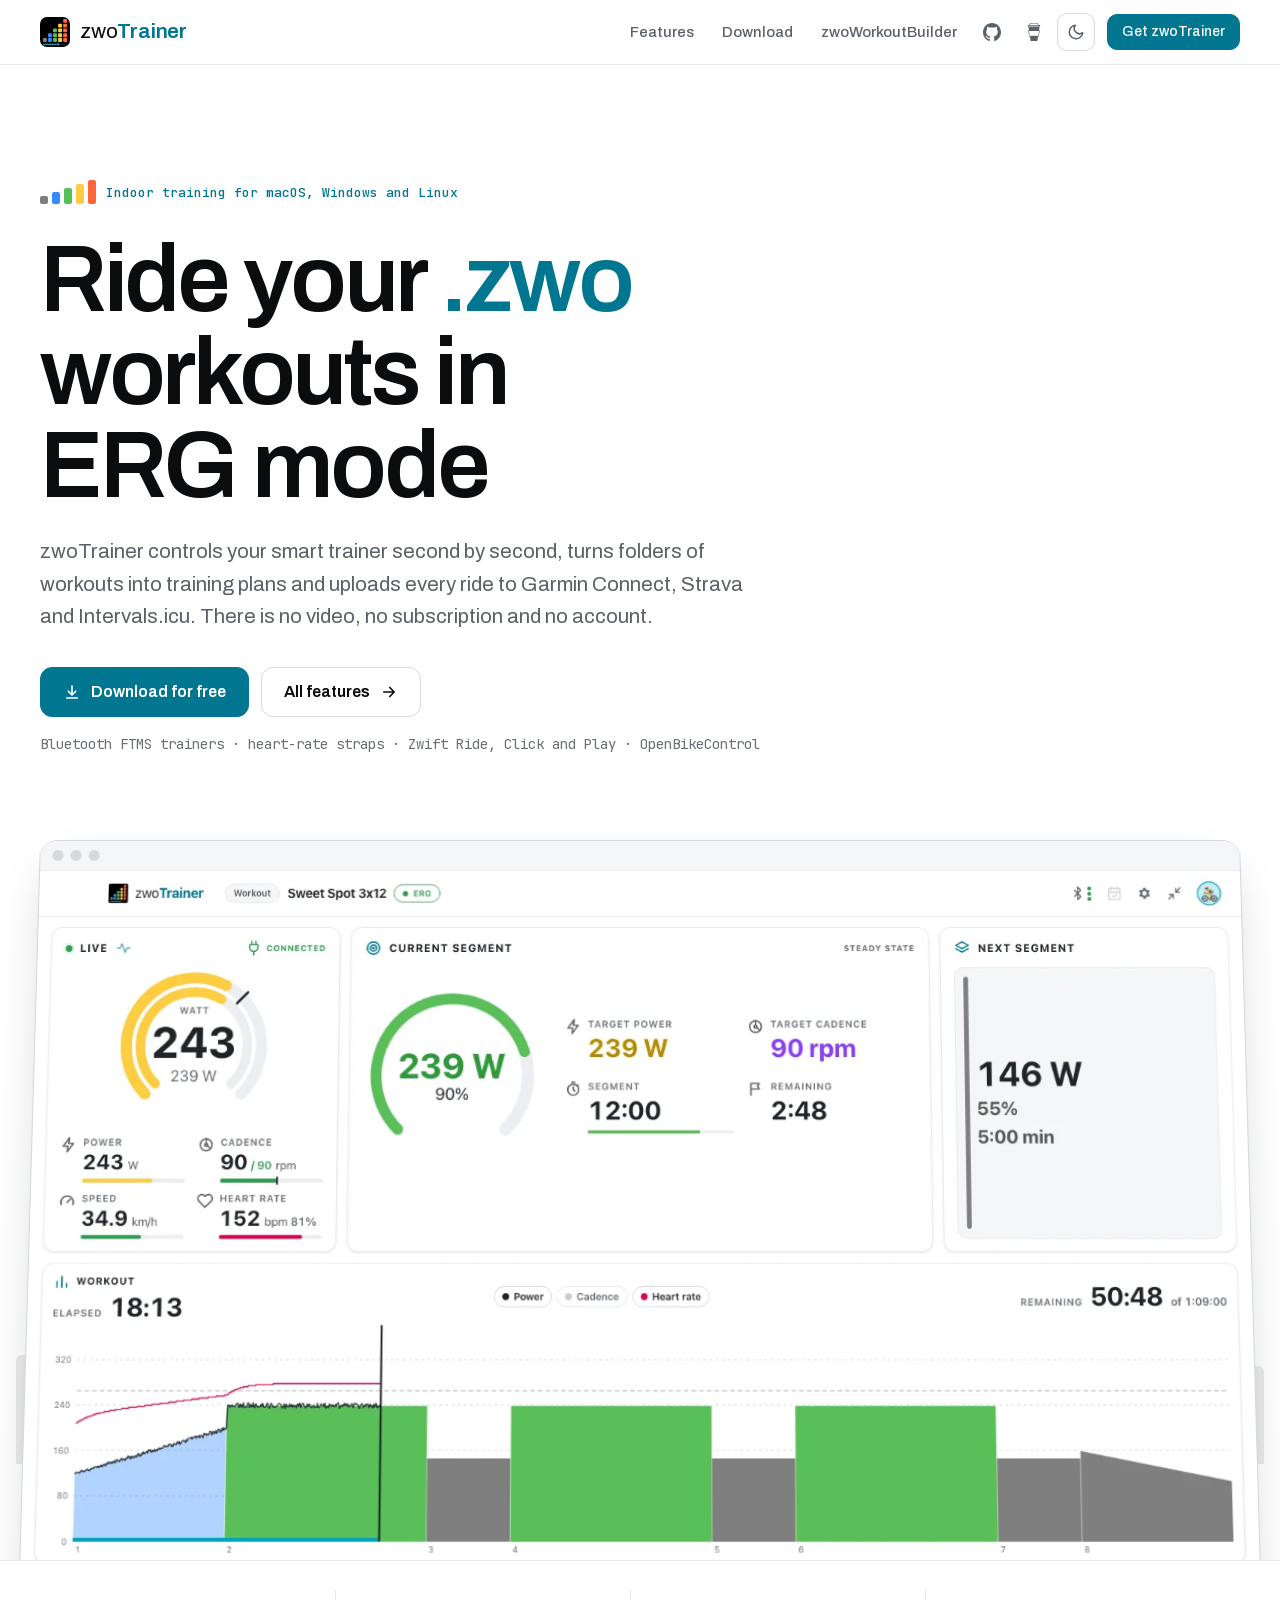
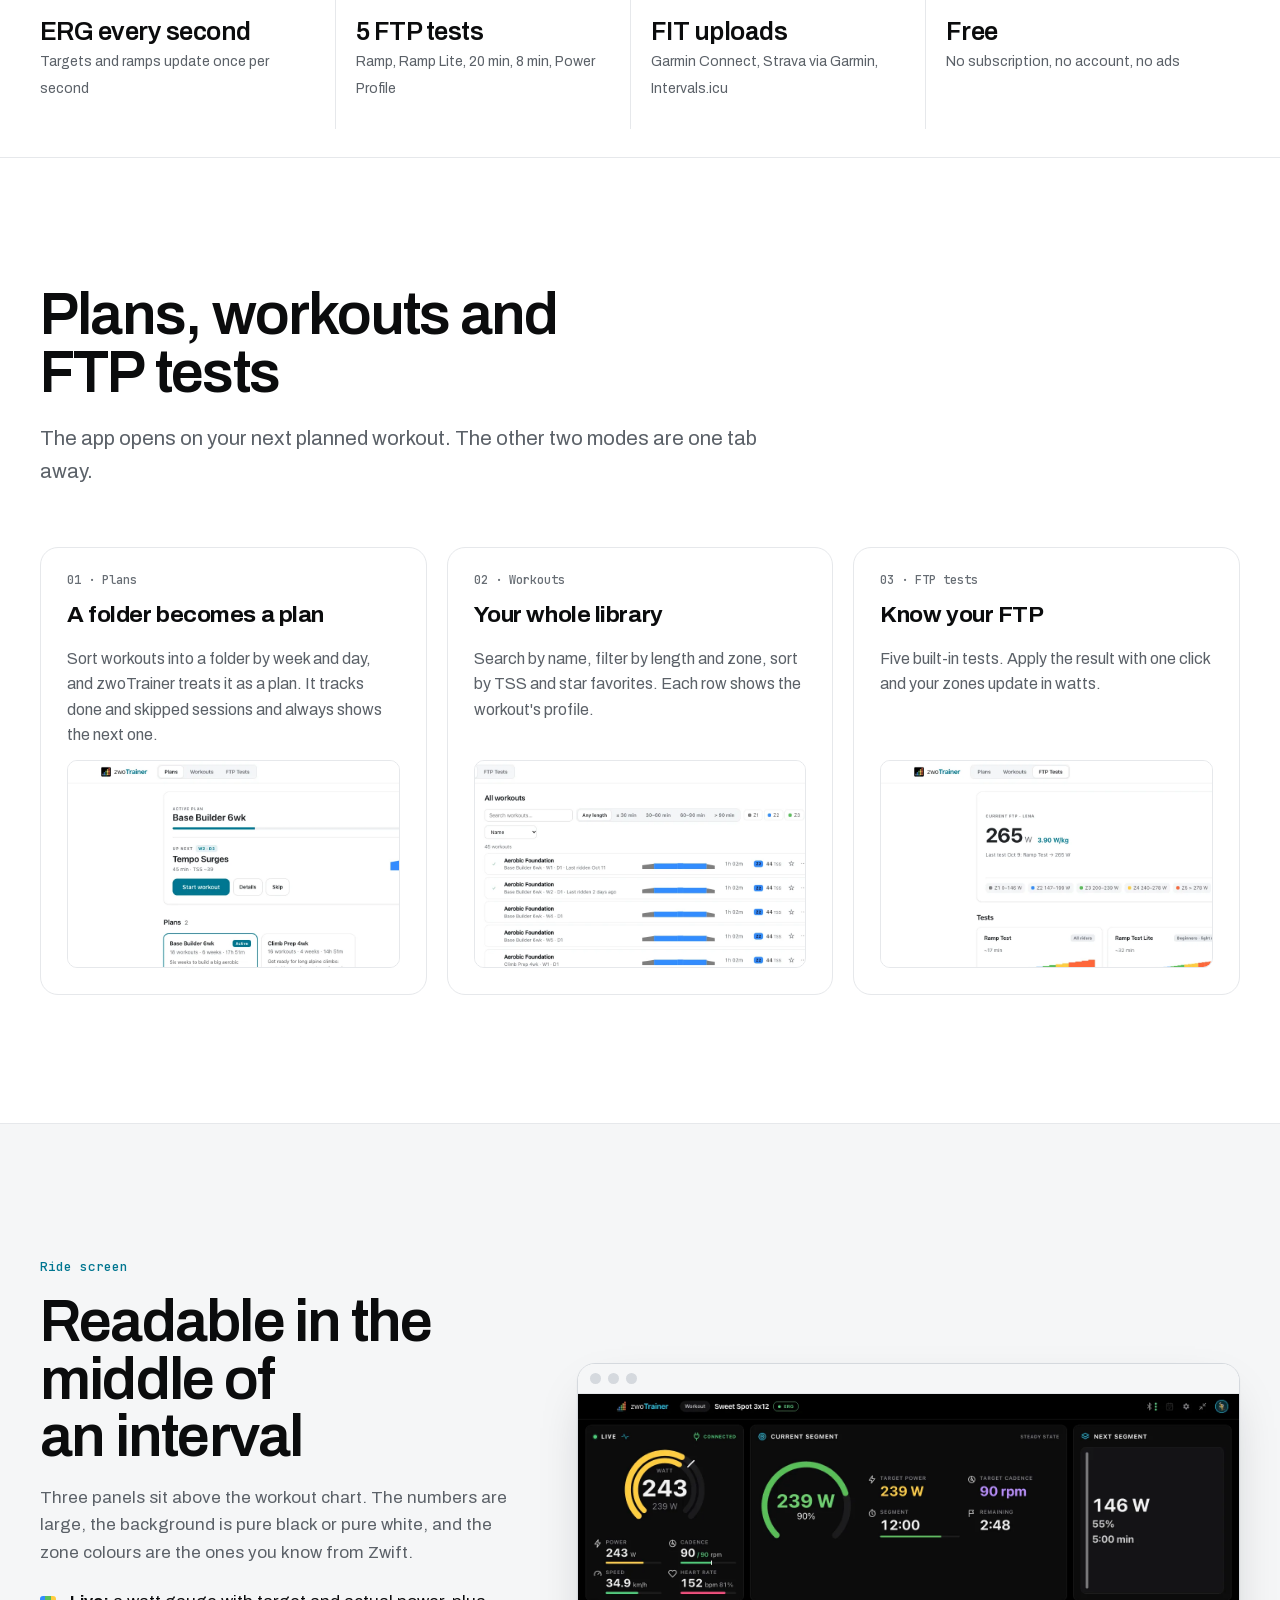
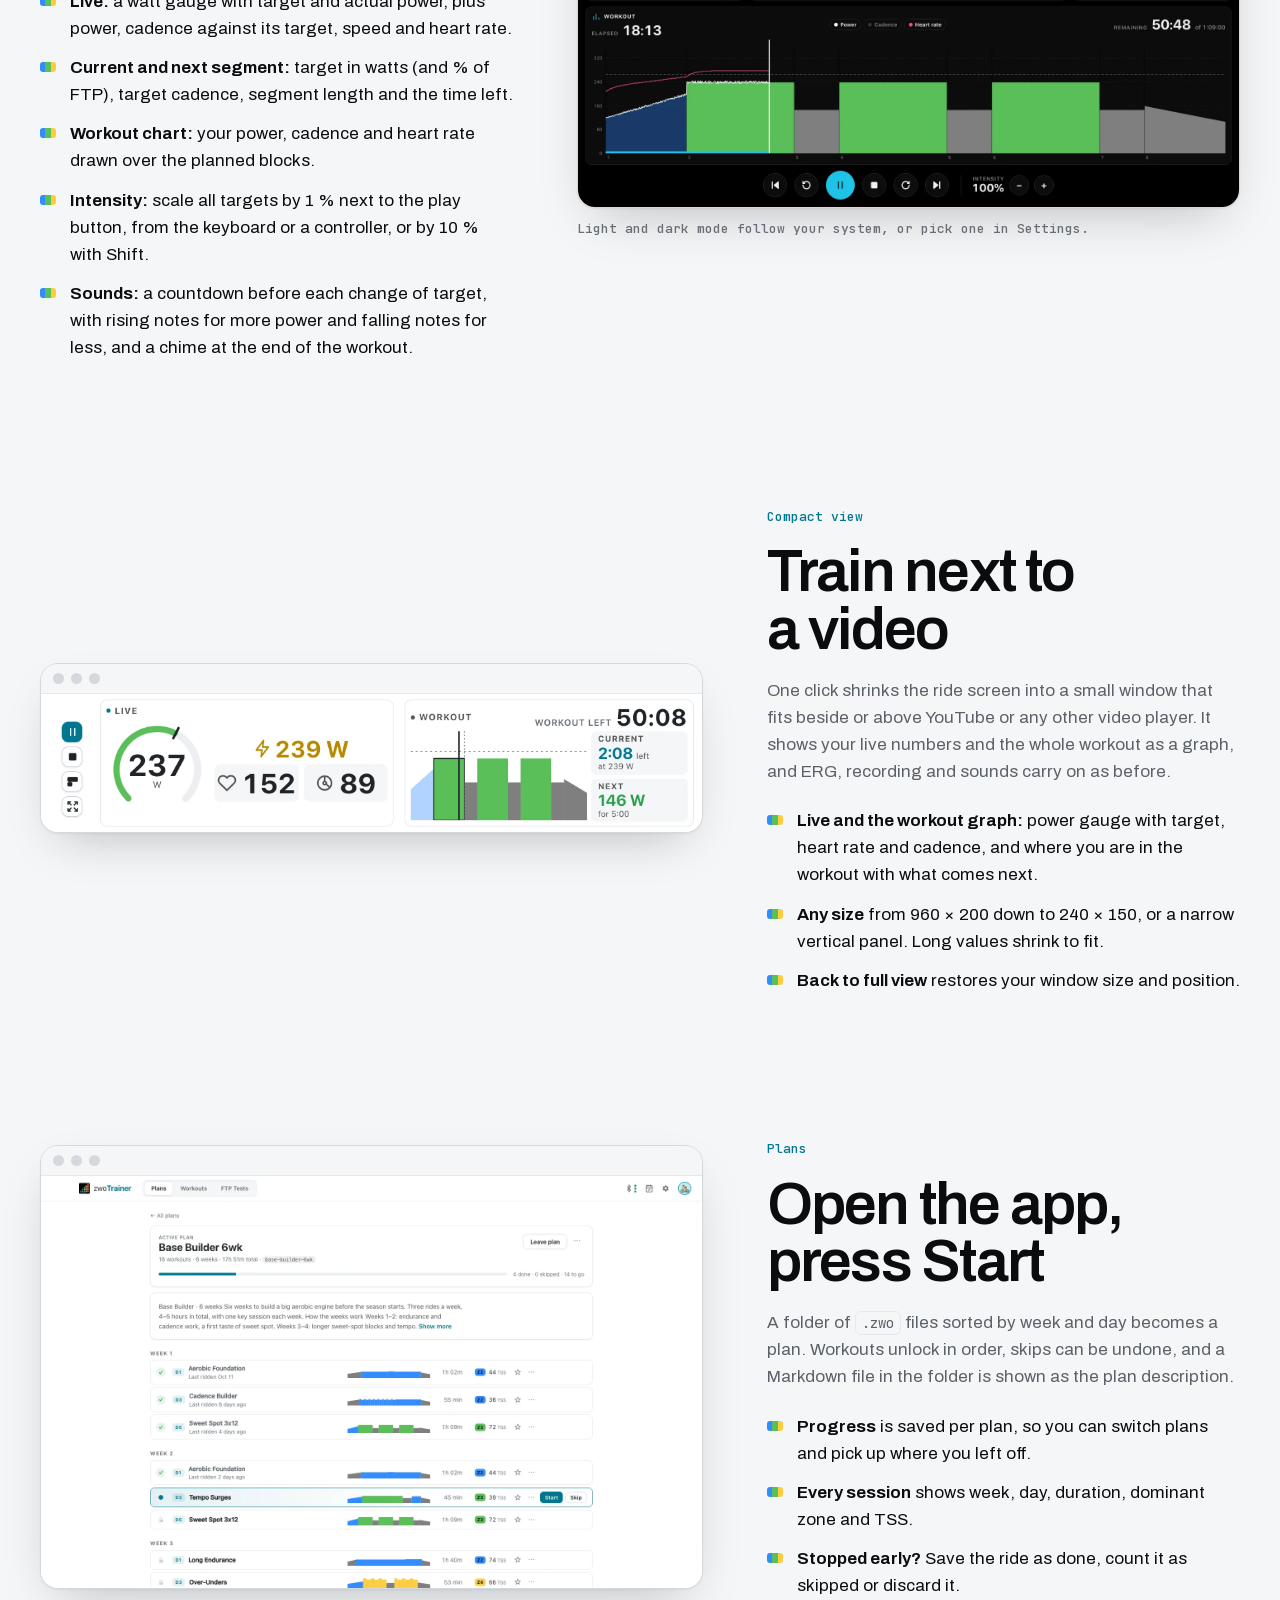
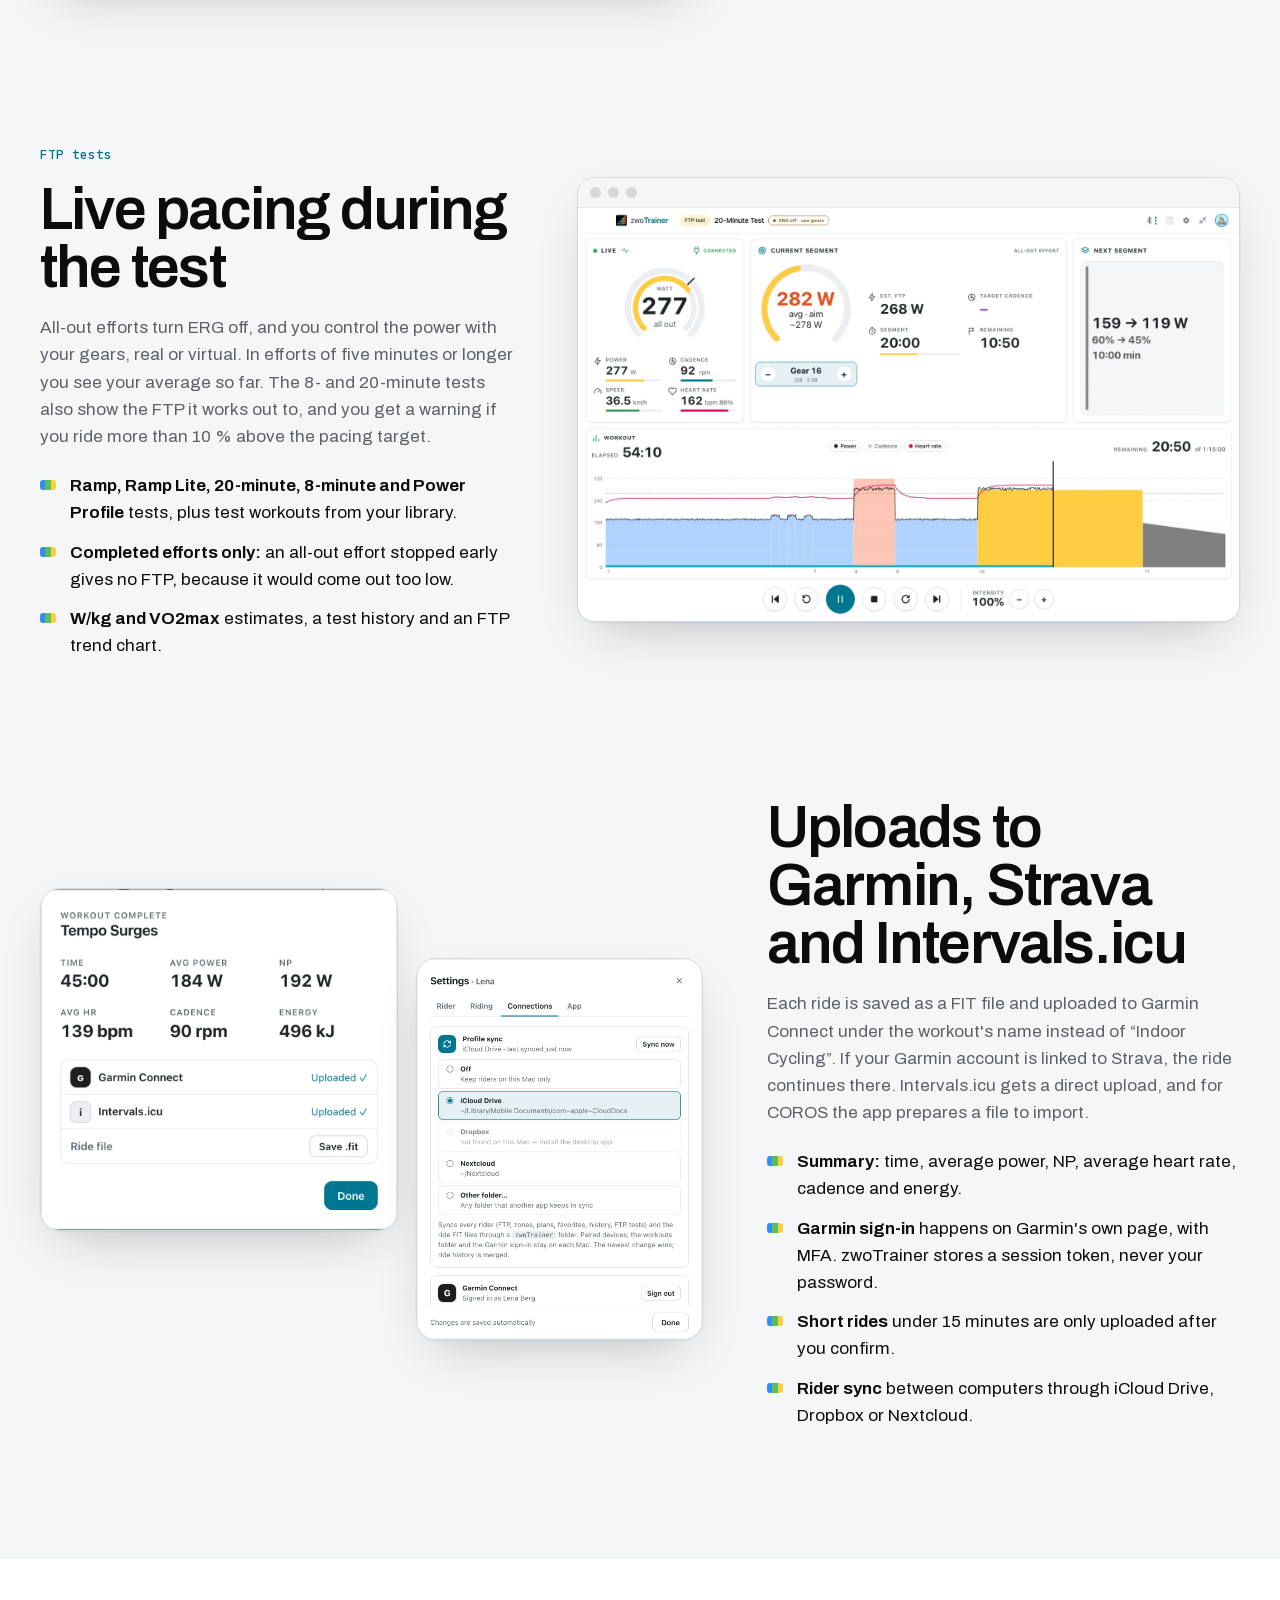
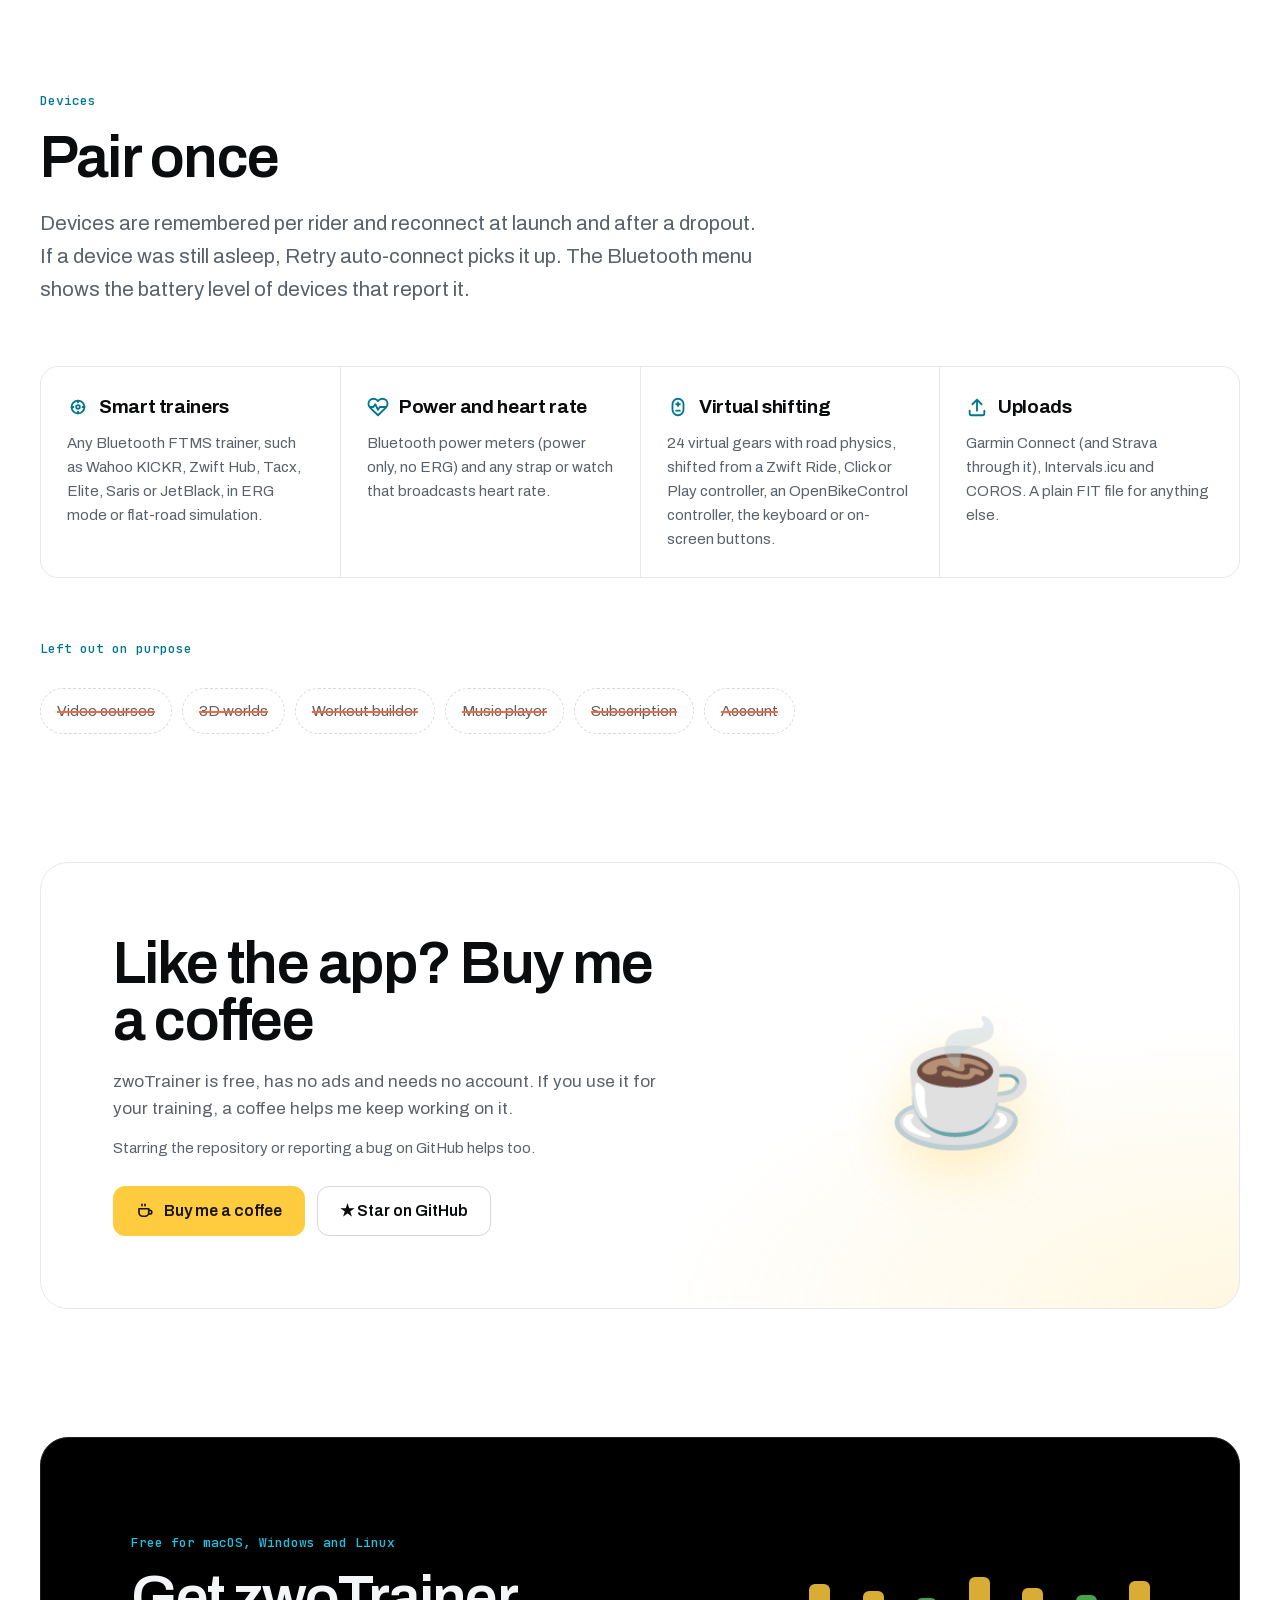
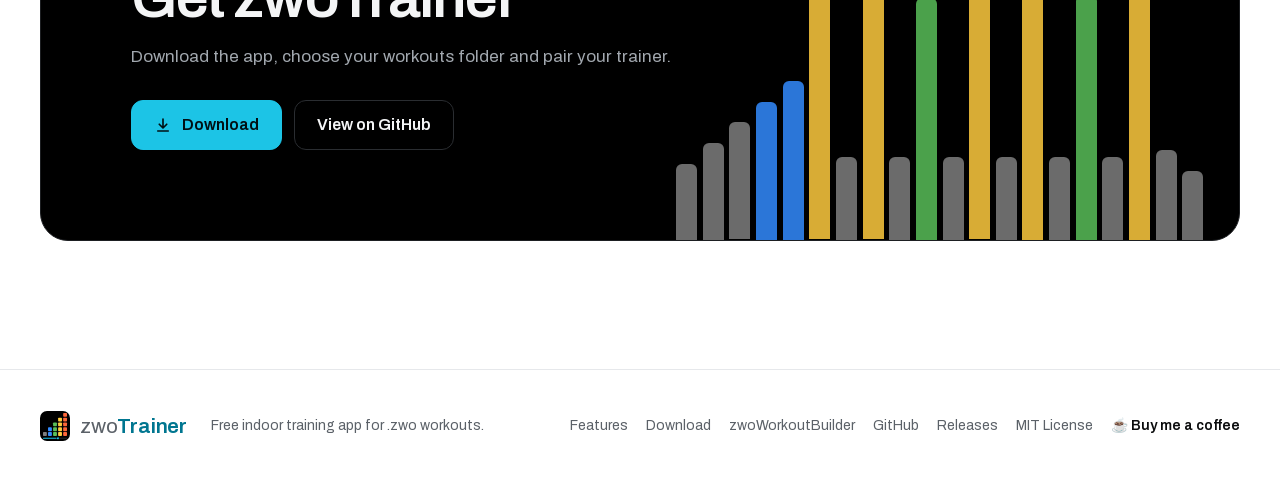
<file: site/index.html>
<!doctype html>
<html lang="en"><head><meta charset="utf-8"><meta name="viewport" content="width=device-width, initial-scale=1, viewport-fit=cover"><meta name="claude:viewport-fit-sides" content="cover"><title>zwoTrainer</title><meta name="description" content="zwoTrainer controls your smart trainer in ERG mode for Zwift .zwo workouts, turns workout folders into training plans and uploads rides to Garmin Connect, Strava and Intervals.icu."><link rel="icon" href="icon.svg" type="image/svg+xml"><link rel="stylesheet" href="fonts.css"><link rel="stylesheet" href="site.css"><script src="site.js"></script></head>
<body>
<header class="nav"><div class="wrap">
  <a class="brand" href="./"><img src="icon.svg" alt=""><span>zwo<b>Trainer</b></span></a>
  <nav class="nav-links"><a href="features.html">Features</a><a href="download.html">Download</a><a class="sibling" href="https://steffenr.github.io/zwo-workout-builder/" target="_blank" rel="noopener noreferrer" title="zwoWorkoutBuilder – build Zwift plans and workouts in your browser" aria-label="zwoWorkoutBuilder (opens in a new tab)">zwoWorkoutBuilder</a>
    <a class="ico gh" href="https://github.com/steffenr/zwo-trainer" target="_blank" rel="noopener noreferrer" title="Source code on GitHub" aria-label="Source code on GitHub (opens in a new tab)"><svg viewBox="0 0 20 20" aria-hidden="true"><path fill="currentColor" fill-rule="evenodd" transform="translate(-84 -7399)" d="M94,7399 C99.523,7399 104,7403.59 104,7409.253 C104,7413.782 101.138,7417.624 97.167,7418.981 C96.66,7419.082 96.48,7418.762 96.48,7418.489 C96.48,7418.151 96.492,7417.047 96.492,7415.675 C96.492,7414.719 96.172,7414.095 95.813,7413.777 C98.04,7413.523 100.38,7412.656 100.38,7408.718 C100.38,7407.598 99.992,7406.684 99.35,7405.966 C99.454,7405.707 99.797,7404.664 99.252,7403.252 C99.252,7403.252 98.414,7402.977 96.505,7404.303 C95.706,7404.076 94.85,7403.962 94,7403.958 C93.15,7403.962 92.295,7404.076 91.497,7404.303 C89.586,7402.977 88.746,7403.252 88.746,7403.252 C88.203,7404.664 88.546,7405.707 88.649,7405.966 C88.01,7406.684 87.619,7407.598 87.619,7408.718 C87.619,7412.646 89.954,7413.526 92.175,7413.785 C91.889,7414.041 91.63,7414.493 91.54,7415.156 C90.97,7415.418 89.522,7415.871 88.63,7414.304 C88.63,7414.304 88.101,7413.319 87.097,7413.247 C87.097,7413.247 86.122,7413.234 87.029,7413.87 C87.029,7413.87 87.684,7414.185 88.139,7415.37 C88.139,7415.37 88.726,7417.2 91.508,7416.58 C91.513,7417.437 91.522,7418.245 91.522,7418.489 C91.522,7418.76 91.338,7419.077 90.839,7418.982 C86.865,7417.627 84,7413.783 84,7409.253 C84,7403.59 88.478,7399 94,7399"/></svg></a>
    <a class="ico" href="https://buymeacoffee.com/steffenr" target="_blank" rel="noopener noreferrer" title="Buy me a coffee" aria-label="Buy me a coffee (opens in a new tab)"><svg viewBox="0 0 32 32" aria-hidden="true"><path fill="currentColor" d="M9.197 0l-1.619 3.735h-2.407v3.359h0.921l0.943 5.975h-1.473l1.948 10.973 1.249-0.015 1.256 7.973h11.891l0.083-0.531 1.172-7.443 1.188 0.015 1.943-10.973h-1.407l0.937-5.975h1.011v-3.359h-2.557l-1.625-3.735zM9.901 1.073h12.057l1.025 2.375h-14.115zM6.235 4.803h19.525v1.228h-19.525zM6.839 14.136h18.183l-1.568 8.823-7.536-0.079-7.511 0.079z"/></svg></a>
    <button class="theme-btn" type="button" aria-label="Toggle theme"></button>
    <a class="btn primary sm" href="download.html">Get zwoTrainer</a></nav>
</div></header>
<main>
<section class="hero">
  <div class="wrap">
    <span class="eyebrow"><span class="zones" aria-hidden="true"><i></i><i></i><i></i><i></i><i></i></span> Indoor training for macOS, Windows and Linux</span>
    <h1 class="display">Ride your <span class="hl">.zwo</span> workouts in ERG&nbsp;mode</h1>
    <p class="lead">zwoTrainer controls your smart trainer second by second, turns folders of workouts into training plans and uploads every ride to Garmin Connect, Strava and Intervals.icu. There is no video, no subscription and no account.</p>
    <div class="cta">
      <a class="btn primary" href="download.html"><svg viewBox="0 0 24 24" fill="none" stroke="currentColor" stroke-width="2.2" stroke-linecap="round" stroke-linejoin="round"><path d="M12 4v12M7 11l5 5 5-5M5 20h14"/></svg> Download for free</a>
      <a class="btn" href="features.html">All features <svg viewBox="0 0 24 24" fill="none" stroke="currentColor" stroke-width="2.2" stroke-linecap="round" stroke-linejoin="round"><path d="M5 12h14M13 6l6 6-6 6"/></svg></a>
    </div>
    <p class="note">Bluetooth FTMS trainers · heart-rate straps · Zwift Ride, Click and Play · OpenBikeControl</p>
    <div class="hero-shot">
      <div class="steps-bg" data-bars="20,24,28,32,36,40,44,48,52,56,68,68,68,68,30,30,68,68,68,68,30,30,68,68,68,68,30,26,22,18" aria-hidden="true"></div>
      <div class="frame"><div class="bar"><i></i><i></i><i></i></div><img class="sd" src="img/ride-dark.webp" alt="zwoTrainer ride screen during a sweet-spot interval: live power, cadence, speed and heart rate, current and next segment, and the workout chart" width="1600" height="1000"><img class="sl" src="img/ride-light.webp" alt="zwoTrainer ride screen during a sweet-spot interval: live power, cadence, speed and heart rate, current and next segment, and the workout chart" width="1600" height="1000"></div>
    </div>
  </div>
</section>

<section class="strip"><div class="wrap">
  <div><b>ERG every second</b><span>Targets and ramps update once per second</span></div>
  <div><b>5 FTP tests</b><span>Ramp, Ramp Lite, 20 min, 8 min, Power Profile</span></div>
  <div><b>FIT uploads</b><span>Garmin Connect, Strava via Garmin, Intervals.icu</span></div>
  <div><b>Free</b><span>No subscription, no account, no ads</span></div>
</div></section>

<section class="block">
  <div class="wrap">
    <div class="head rv">
      <h2 class="display">Plans, workouts and FTP&nbsp;tests</h2>
      <p class="lead">The app opens on your next planned workout. The other two modes are one tab away.</p>
    </div>
    <div class="trio">
      <a class="tile rv" href="features.html#plans"><span class="k">01 · Plans</span><h3>A folder becomes a plan</h3><p>Sort workouts into a folder by week and day, and zwoTrainer treats it as a plan. It tracks done and skipped sessions and always shows the next one.</p><div class="thumb"><img class="sd" src="img/home-dark.webp" alt="Home screen with the active plan and the next workout" width="1600" height="1000" loading="lazy"><img class="sl" src="img/home-light.webp" alt="Home screen with the active plan and the next workout" width="1600" height="1000" loading="lazy"></div></a>
      <a class="tile rv" href="features.html#library"><span class="k">02 · Workouts</span><h3>Your whole library</h3><p>Search by name, filter by length and zone, sort by TSS and star favorites. Each row shows the workout's profile.</p><div class="thumb mid"><img class="sd" src="img/workouts-dark.webp" alt="Workout library with filters by length and intensity zone" width="1600" height="1000" loading="lazy"><img class="sl" src="img/workouts-light.webp" alt="Workout library with filters by length and intensity zone" width="1600" height="1000" loading="lazy"></div></a>
      <a class="tile rv" href="features.html#ftp"><span class="k">03 · FTP tests</span><h3>Know your FTP</h3><p>Five built-in tests. Apply the result with one click and your zones update in watts.</p><div class="thumb"><img class="sd" src="img/tests-dark.webp" alt="FTP tests page with the FTP history and test cards" width="1600" height="1000" loading="lazy"><img class="sl" src="img/tests-light.webp" alt="FTP tests page with the FTP history and test cards" width="1600" height="1000" loading="lazy"></div></a>
    </div>
  </div>
</section>

<section class="block alt">
  <div class="wrap">
    <div class="feature">
      <div class="copy rv">
        <span class="eyebrow">Ride screen</span>
        <h2 class="display">Readable in the middle of an&nbsp;interval</h2>
        <p>Three panels sit above the workout chart. The numbers are large, the background is pure black or pure white, and the zone colours are the ones you know from Zwift.</p>
        <ul class="ticks">
          <li><b>Live:</b> a watt gauge with target and actual power, plus power, cadence against its target, speed and heart rate.</li>
          <li><b>Current and next segment:</b> target in watts (and % of FTP), target cadence, segment length and the time left.</li>
          <li><b>Workout chart:</b> your power, cadence and heart rate drawn over the planned blocks.</li>
          <li><b>Intensity:</b> scale all targets by 1 % next to the play button, from the keyboard or a controller, or by 10 % with Shift.</li>
          <li><b>Sounds:</b> a countdown before each change of target, with rising notes for more power and falling notes for less, and a chime at the end of the workout.</li>
        </ul>
      </div>
      <div class="rv inv"><div class="frame"><div class="bar"><i></i><i></i><i></i></div><img class="sd" src="img/ride-dark.webp" alt="Ride screen in the middle of an interval" width="1600" height="1000" loading="lazy"><img class="sl" src="img/ride-light.webp" alt="Ride screen in the middle of an interval" width="1600" height="1000" loading="lazy"></div><p class="caption">Light and dark mode follow your system, or pick one in Settings.</p></div>
    </div>

    <div class="feature flip">
      <div class="copy rv">
        <span class="eyebrow">Compact view</span>
        <h2 class="display">Train next to a&nbsp;video</h2>
        <p>One click shrinks the ride screen into a small window that fits beside or above YouTube or any other video player. It shows your live numbers and the whole workout as a graph, and ERG, recording and sounds carry on as before.</p>
        <ul class="ticks">
          <li><b>Live and the workout graph:</b> power gauge with target, heart rate and cadence, and where you are in the workout with what comes next.</li>
          <li><b>Any size</b> from 960 × 200 down to 240 × 150, or a narrow vertical panel. Long values shrink to fit.</li>
          <li><b>Back to full view</b> restores your window size and position.</li>
        </ul>
      </div>
      <div class="rv"><div class="frame"><div class="bar"><i></i><i></i><i></i></div><img class="sd" src="img/compact-dark.webp" alt="Compact view with the Live gauge, heart rate and cadence, and the workout graph" width="1920" height="400" loading="lazy"><img class="sl" src="img/compact-light.webp" alt="Compact view with the Live gauge, heart rate and cadence, and the workout graph" width="1920" height="400" loading="lazy"></div></div>
    </div>

    <div class="feature flip">
      <div class="copy rv">
        <span class="eyebrow">Plans</span>
        <h2 class="display">Open the app, press&nbsp;Start</h2>
        <p>A folder of <code>.zwo</code> files sorted by week and day becomes a plan. Workouts unlock in order, skips can be undone, and a Markdown file in the folder is shown as the plan description.</p>
        <ul class="ticks">
          <li><b>Progress</b> is saved per plan, so you can switch plans and pick up where you left off.</li>
          <li><b>Every session</b> shows week, day, duration, dominant zone and TSS.</li>
          <li><b>Stopped early?</b> Save the ride as done, count it as skipped or discard it.</li>
        </ul>
      </div>
      <div class="rv"><div class="frame"><div class="bar"><i></i><i></i><i></i></div><img class="sd" src="img/plan-dark.webp" alt="Plan page with week-by-week sessions, progress bar and the next workout highlighted" width="1600" height="1000" loading="lazy"><img class="sl" src="img/plan-light.webp" alt="Plan page with week-by-week sessions, progress bar and the next workout highlighted" width="1600" height="1000" loading="lazy"></div></div>
    </div>

    <div class="feature">
      <div class="copy rv">
        <span class="eyebrow">FTP tests</span>
        <h2 class="display">Live pacing during the&nbsp;test</h2>
        <p>All-out efforts turn ERG off, and you control the power with your gears, real or virtual. In efforts of five minutes or longer you see your average so far. The 8- and 20-minute tests also show the FTP it works out to, and you get a warning if you ride more than 10 % above the pacing target.</p>
        <ul class="ticks">
          <li><b>Ramp, Ramp Lite, 20-minute, 8-minute and Power Profile</b> tests, plus test workouts from your library.</li>
          <li><b>Completed efforts only:</b> an all-out effort stopped early gives no FTP, because it would come out too low.</li>
          <li><b>W/kg and VO2max</b> estimates, a test history and an FTP trend chart.</li>
        </ul>
      </div>
      <div class="rv"><div class="frame"><div class="bar"><i></i><i></i><i></i></div><img class="sd" src="img/test-20min-dark.webp" alt="20-minute FTP test during the all-out effort with live estimated FTP and pacing" width="1600" height="1000" loading="lazy"><img class="sl" src="img/test-20min-light.webp" alt="20-minute FTP test during the all-out effort with live estimated FTP and pacing" width="1600" height="1000" loading="lazy"></div></div>
    </div>

    <div class="feature flip">
      <div class="copy rv">
        <h2 class="display">Uploads to Garmin, Strava and Intervals.icu</h2>
        <p>Each ride is saved as a FIT file and uploaded to Garmin Connect under the workout's name instead of “Indoor Cycling”. If your Garmin account is linked to Strava, the ride continues there. Intervals.icu gets a direct upload, and for COROS the app prepares a file to import.</p>
        <ul class="ticks">
          <li><b>Summary:</b> time, average power, NP, average heart rate, cadence and energy.</li>
          <li><b>Garmin sign-in</b> happens on Garmin's own page, with MFA. zwoTrainer stores a session token, never your password.</li>
          <li><b>Short rides</b> under 15 minutes are only uploaded after you confirm.</li>
          <li><b>Rider sync</b> between computers through iCloud Drive, Dropbox or Nextcloud.</li>
        </ul>
      </div>
      <div class="rv"><div class="duo"><div class="dialog-shot"><img class="sd" src="img/summary-card-dark.webp" alt="Workout summary with time, power, NP, heart rate, cadence and energy, uploaded to Garmin Connect" width="920" height="880" loading="lazy"><img class="sl" src="img/summary-card-light.webp" alt="Workout summary with time, power, NP, heart rate, cadence and energy, uploaded to Garmin Connect" width="920" height="880" loading="lazy"></div><div class="dialog-shot"><img class="sd" src="img/sync-card-dark.webp" alt="Connections settings with profile sync and Garmin Connect" width="1080" height="1440" loading="lazy"><img class="sl" src="img/sync-card-light.webp" alt="Connections settings with profile sync and Garmin Connect" width="1080" height="1440" loading="lazy"></div></div></div>
    </div>
  </div>
</section>

<section class="block">
  <div class="wrap">
    <div class="head rv">
      <span class="eyebrow">Devices</span>
      <h2 class="display">Pair once</h2>
      <p class="lead">Devices are remembered per rider and reconnect at launch and after a dropout. If a device was still asleep, Retry auto-connect picks it up. The Bluetooth menu shows the battery level of devices that report it.</p>
    </div>
    <div class="compat rv">
      <div><div class="ic"><svg viewBox="0 0 24 24" fill="none" stroke="currentColor" stroke-width="2" stroke-linecap="round" stroke-linejoin="round"><circle cx="12" cy="12" r="7"/><circle cx="12" cy="12" r="2"/><path d="M12 5v2M12 17v2M5 12h2M17 12h2"/></svg></div><h3>Smart trainers</h3><p>Any Bluetooth FTMS trainer, such as Wahoo KICKR, Zwift Hub, Tacx, Elite, Saris or JetBlack, in ERG mode or flat-road simulation.</p></div>
      <div><div class="ic"><svg viewBox="0 0 24 24" fill="none" stroke="currentColor" stroke-width="2" stroke-linecap="round" stroke-linejoin="round"><path d="M20.8 4.6a5.5 5.5 0 0 0-7.8 0L12 5.7l-1-1.1a5.5 5.5 0 0 0-7.8 7.8l1 1L12 21l7.8-7.6 1-1a5.5 5.5 0 0 0 0-7.8z"/><path d="M3 12h4l2-3 3 6 2-3h7"/></svg></div><h3>Power and heart rate</h3><p>Bluetooth power meters (power only, no ERG) and any strap or watch that broadcasts heart rate.</p></div>
      <div><div class="ic"><svg viewBox="0 0 24 24" fill="none" stroke="currentColor" stroke-width="2" stroke-linecap="round" stroke-linejoin="round"><rect x="6" y="3" width="12" height="18" rx="6"/><path d="M12 7v4M10 9h4M10 16h4"/></svg></div><h3>Virtual shifting</h3><p>24 virtual gears with road physics, shifted from a Zwift Ride, Click or Play controller, an OpenBikeControl controller, the keyboard or on-screen buttons.</p></div>
      <div><div class="ic"><svg viewBox="0 0 24 24" fill="none" stroke="currentColor" stroke-width="2" stroke-linecap="round" stroke-linejoin="round"><path d="M12 16V4M7 9l5-5 5 5"/><path d="M4 16v3a2 2 0 0 0 2 2h12a2 2 0 0 0 2-2v-3"/></svg></div><h3>Uploads</h3><p>Garmin Connect (and Strava through it), Intervals.icu and COROS. A plain FIT file for anything else.</p></div>
    </div>
    <div class="rv" style="margin-top:56px">
      <span class="eyebrow">Left out on purpose</span>
      <div class="nots"><span>Video courses</span><span>3D worlds</span><span>Workout builder</span><span>Music player</span><span>Subscription</span><span>Account</span></div>
    </div>
  </div>
</section>

<section class="block" id="support" style="padding-top:0">
  <div class="wrap">
    <div class="support rv">
      <div class="support-copy">
        <h2 class="display">Like the app? Buy me a&nbsp;coffee</h2>
        <p>zwoTrainer is free, has no ads and needs no account. If you use it for your training, a coffee helps me keep working on it.</p>
        <p class="small-note">Starring the repository or reporting a bug on GitHub helps too.</p>
        <div class="support-cta">
          <a class="btn bmc" href="https://buymeacoffee.com/steffenr"><svg viewBox="0 0 24 24" fill="none" stroke="currentColor" stroke-width="2.2" stroke-linecap="round" stroke-linejoin="round"><path d="M4 9h13v5a5 5 0 0 1-5 5H9a5 5 0 0 1-5-5z"/><path d="M17 11h1.5a2.5 2.5 0 0 1 0 5H17M8 3v2M12 3v2"/></svg> Buy me a coffee</a>
          <a class="btn" href="https://github.com/steffenr/zwo-trainer">★ Star on GitHub</a>
        </div>
      </div>
      <div class="support-art" aria-hidden="true"><div class="cup">☕</div></div>
    </div>
  </div>
</section>

<section class="block" style="padding-top:0">
  <div class="wrap">
    <div class="final rv">
      <div class="bars" data-bars="22,28,34,40,46,74,24,72,24,70,24,76,24,73,24,71,24,75,26,20" aria-hidden="true"></div>
      <div class="copy">
        <span class="eyebrow">Free for macOS, Windows and Linux</span>
        <h2 class="display">Get zwoTrainer</h2>
        <p>Download the app, choose your workouts folder and pair your trainer.</p>
        <div style="display:flex;gap:12px;flex-wrap:wrap"><a class="btn primary" href="download.html"><svg viewBox="0 0 24 24" fill="none" stroke="currentColor" stroke-width="2.2" stroke-linecap="round" stroke-linejoin="round"><path d="M12 4v12M7 11l5 5 5-5M5 20h14"/></svg> Download</a><a class="btn" href="https://github.com/steffenr/zwo-trainer">View on GitHub</a></div>
      </div>
    </div>
  </div>
</section>
</main>
<footer><div class="wrap">
  <a class="brand" href="./"><img src="icon.svg" alt=""><span>zwo<b>Trainer</b></span></a>
  <span>Free indoor training app for .zwo workouts.</span>
  <nav><a href="features.html">Features</a><a href="download.html">Download</a><a href="https://steffenr.github.io/zwo-workout-builder/">zwoWorkoutBuilder</a><a href="https://github.com/steffenr/zwo-trainer">GitHub</a><a href="https://github.com/steffenr/zwo-trainer/releases">Releases</a><a href="https://github.com/steffenr/zwo-trainer/blob/develop/LICENSE">MIT License</a><a href="https://buymeacoffee.com/steffenr" class="bmc-link">☕ Buy me a coffee</a></nav>
</div></footer>
</body></html>
</file>
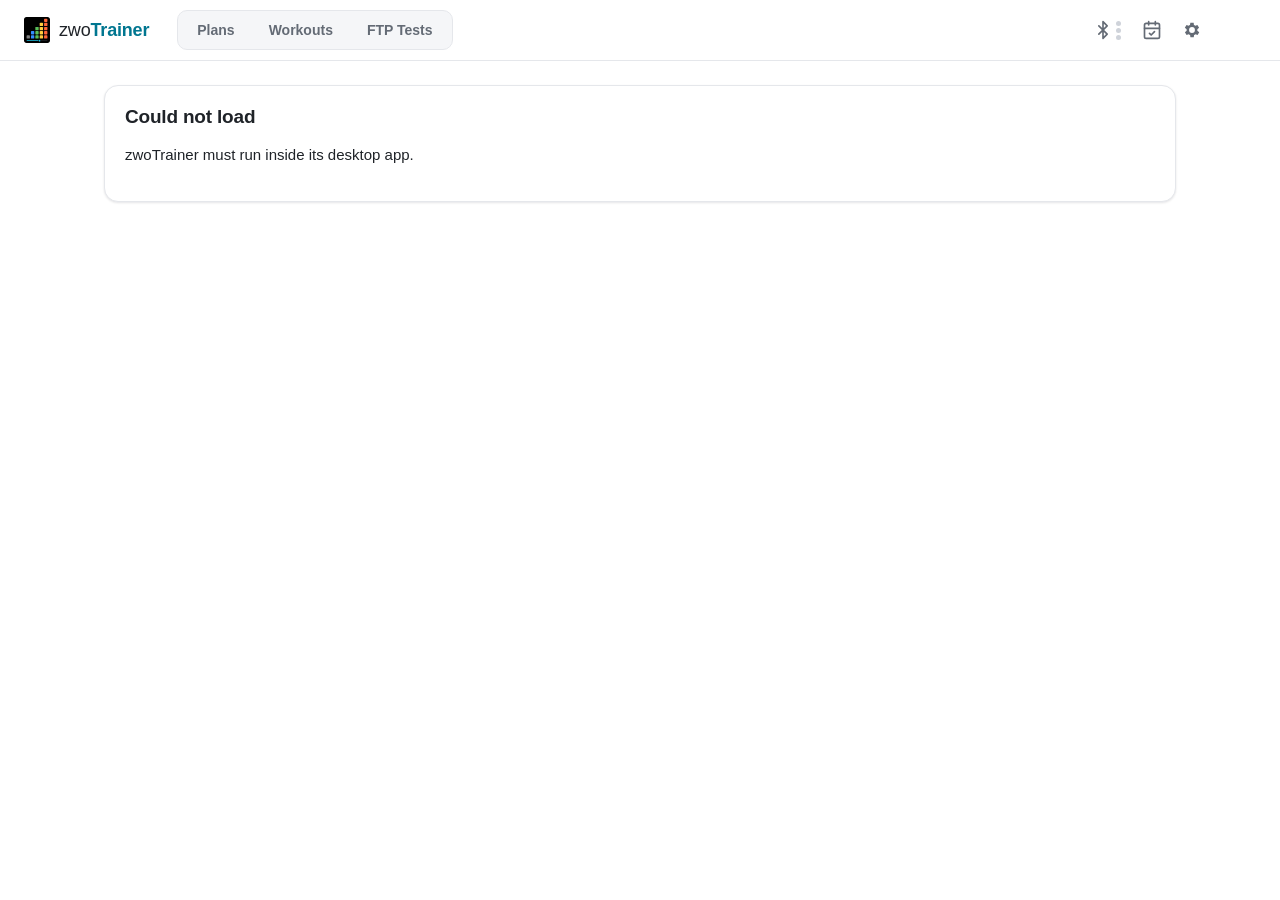
<file: ui/index.html>
<!doctype html>
<html lang="en">
<head>
  <meta charset="utf-8">
  <meta name="viewport" content="width=device-width, initial-scale=1">
  <title>zwoTrainer</title>
  <link rel="icon" href="icon.svg" type="image/svg+xml">
  <link rel="stylesheet" href="css/styles.css">
</head>
<body>
  <header class="topbar" data-tauri-drag-region>
    <a class="brand" href="#/"><img src="icon.svg" alt="" width="26" height="26"><span>zwo<b>Trainer</b></span></a>
    <div class="seg-ctl mode-switch" id="mode-switch" role="group" data-i18n-aria="mode" aria-label="Mode">
      <button data-mode="plans" aria-pressed="false" data-i18n="plans">Plans</button>
      <button data-mode="workouts" aria-pressed="false" data-i18n="modeWorkouts">Workouts</button>
      <button data-mode="tests" aria-pressed="false" data-i18n="modeTests">FTP Tests</button>
    </div>
    <div class="ride-title" id="ride-title" data-tauri-drag-region hidden></div>
    <div class="topbar-right" data-tauri-drag-region>
      <button class="icon-btn dev-btn" id="btn-devices" title="Devices" aria-label="Devices" data-i18n-aria="devices" data-i18n-title="devices" aria-haspopup="true">
        <svg viewBox="0 0 24 24" width="20" height="20" fill="none" stroke="currentColor" stroke-width="2" stroke-linecap="round" stroke-linejoin="round"><path d="m7 7 10 10-5 5V2l5 5L7 17"/></svg>
        <span class="dev-dots" aria-hidden="true"><i data-k="trainer"></i><i data-k="hr"></i><i data-k="controller"></i></span>
      </button>
      <a class="icon-btn history-btn" id="btn-history" href="#/history" title="Ride history" aria-label="Ride history" data-i18n-title="rideHistory" data-i18n-aria="rideHistory">
        <svg viewBox="0 0 24 24" width="20" height="20" fill="none" stroke="currentColor" stroke-width="2" stroke-linecap="round" stroke-linejoin="round"><rect x="3" y="4" width="18" height="18" rx="2"/><path d="M16 2v4M8 2v4M3 10h18"/><path d="m9 16 2 2 4-4"/></svg>
      </a>
      <button class="icon-btn" id="btn-settings" title="Settings" aria-label="Settings" data-i18n-title="settings" data-i18n-aria="settings">
        <svg viewBox="0 0 24 24" width="20" height="20"><path fill="currentColor" d="M19.4 13a7.5 7.5 0 0 0 0-2l2.1-1.6-2-3.5-2.5 1a7.6 7.6 0 0 0-1.7-1L15 3.3h-4l-.4 2.6a7.6 7.6 0 0 0-1.7 1l-2.5-1-2 3.5L6.6 11a7.5 7.5 0 0 0 0 2l-2.1 1.6 2 3.5 2.5-1a7.6 7.6 0 0 0 1.7 1l.4 2.6h4l.4-2.6a7.6 7.6 0 0 0 1.7-1l2.5 1 2-3.5zM13 15.5a3.5 3.5 0 1 1 0-7 3.5 3.5 0 0 1 0 7z" transform="translate(-1 0)"/></svg>
      </button>
      <button class="icon-btn" id="btn-compact" title="Compact view" aria-label="Compact view" data-i18n-title="compactView" data-i18n-aria="compactView" aria-keyshortcuts="C" hidden>
        <svg viewBox="0 0 24 24" width="20" height="20" fill="none" stroke="currentColor" stroke-width="2" stroke-linecap="round" stroke-linejoin="round" aria-hidden="true"><path d="M4 14h6v6M20 10h-6V4M14 10l7-7M3 21l7-7"/></svg>
      </button>
      <button class="avatar-btn" id="btn-profile" title="Riders" aria-label="Riders"></button>
    </div>
  </header>

  <main id="view" class="view"></main>

  <section id="ride" class="ride" hidden></section>

  <dialog id="modal"><div class="modal-body"></div><div id="modal-live" class="sr-only" role="status" aria-live="polite" aria-atomic="true"></div></dialog>
  <div id="toast" class="toast" hidden></div>
  <div id="live" class="sr-only" role="status" aria-live="polite" aria-atomic="true"></div>

  <script type="module" src="js/app.js"></script>
</body>
</html>
</file>
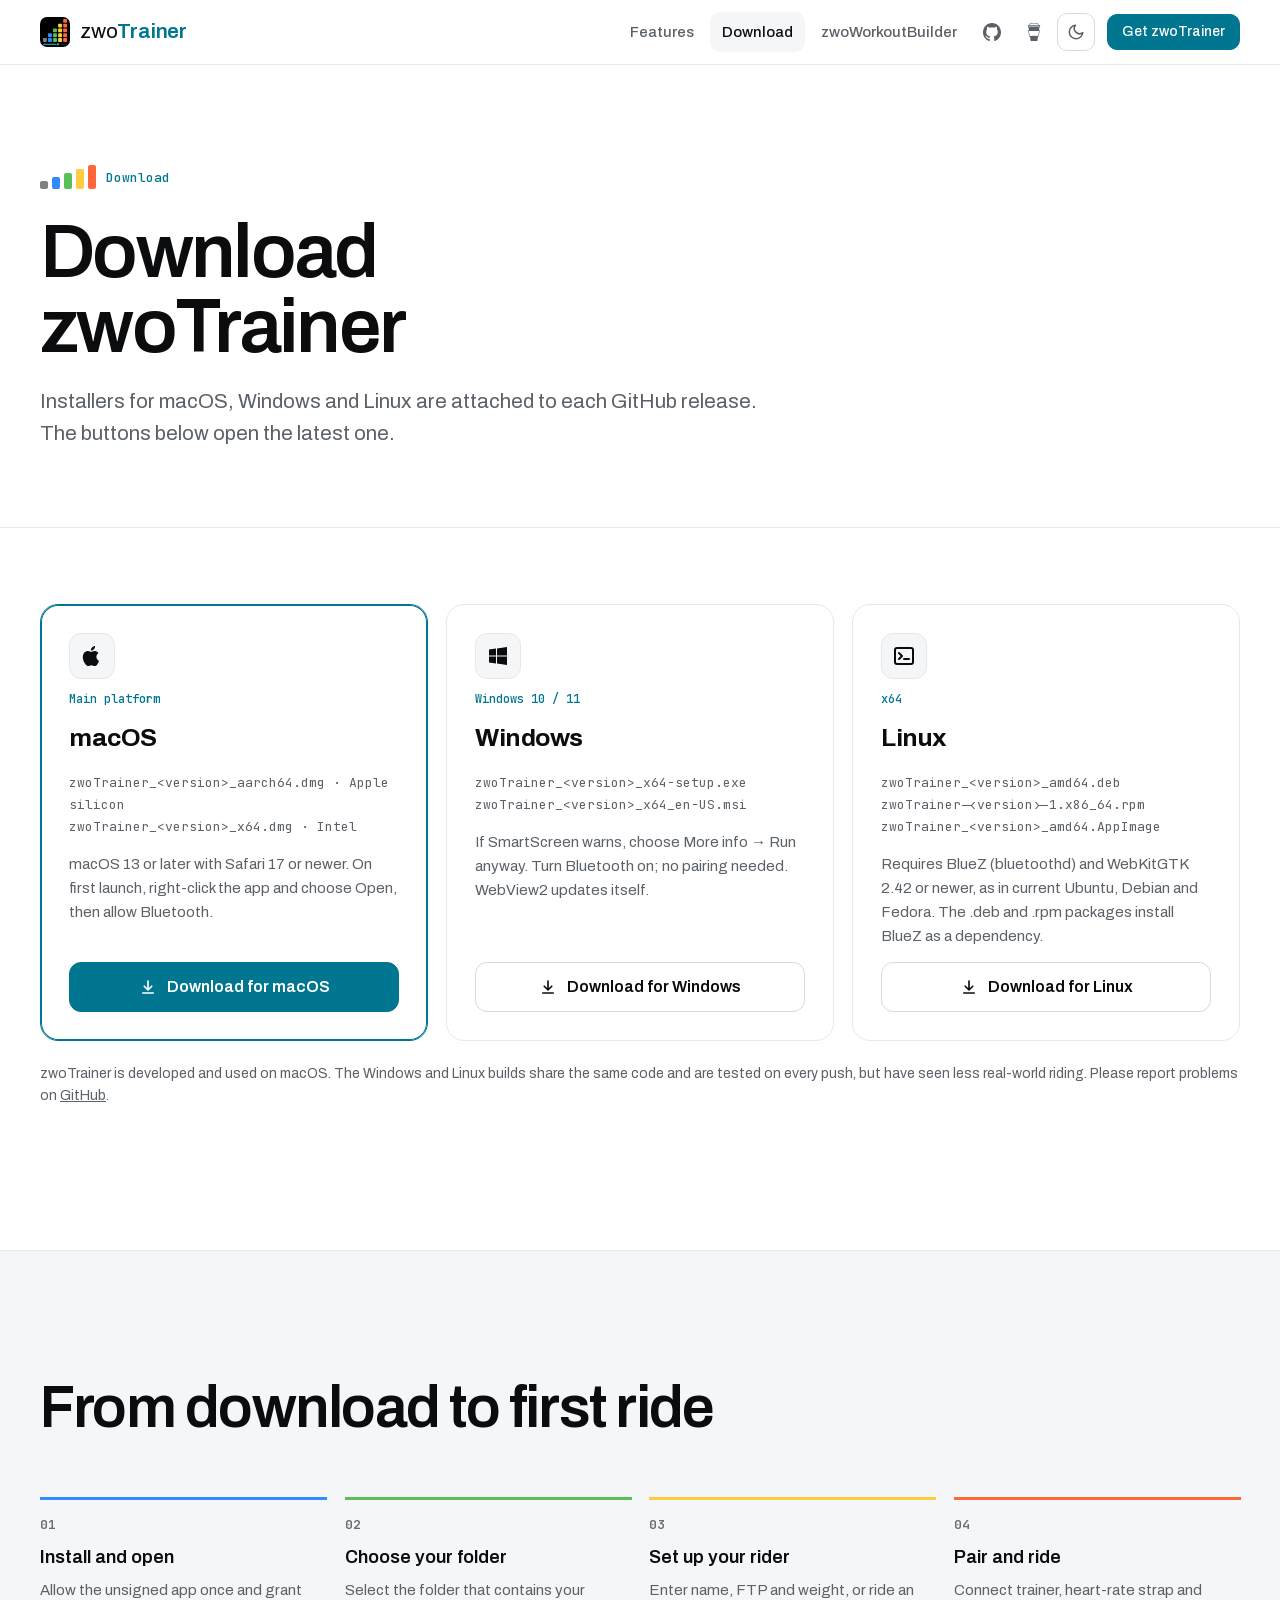
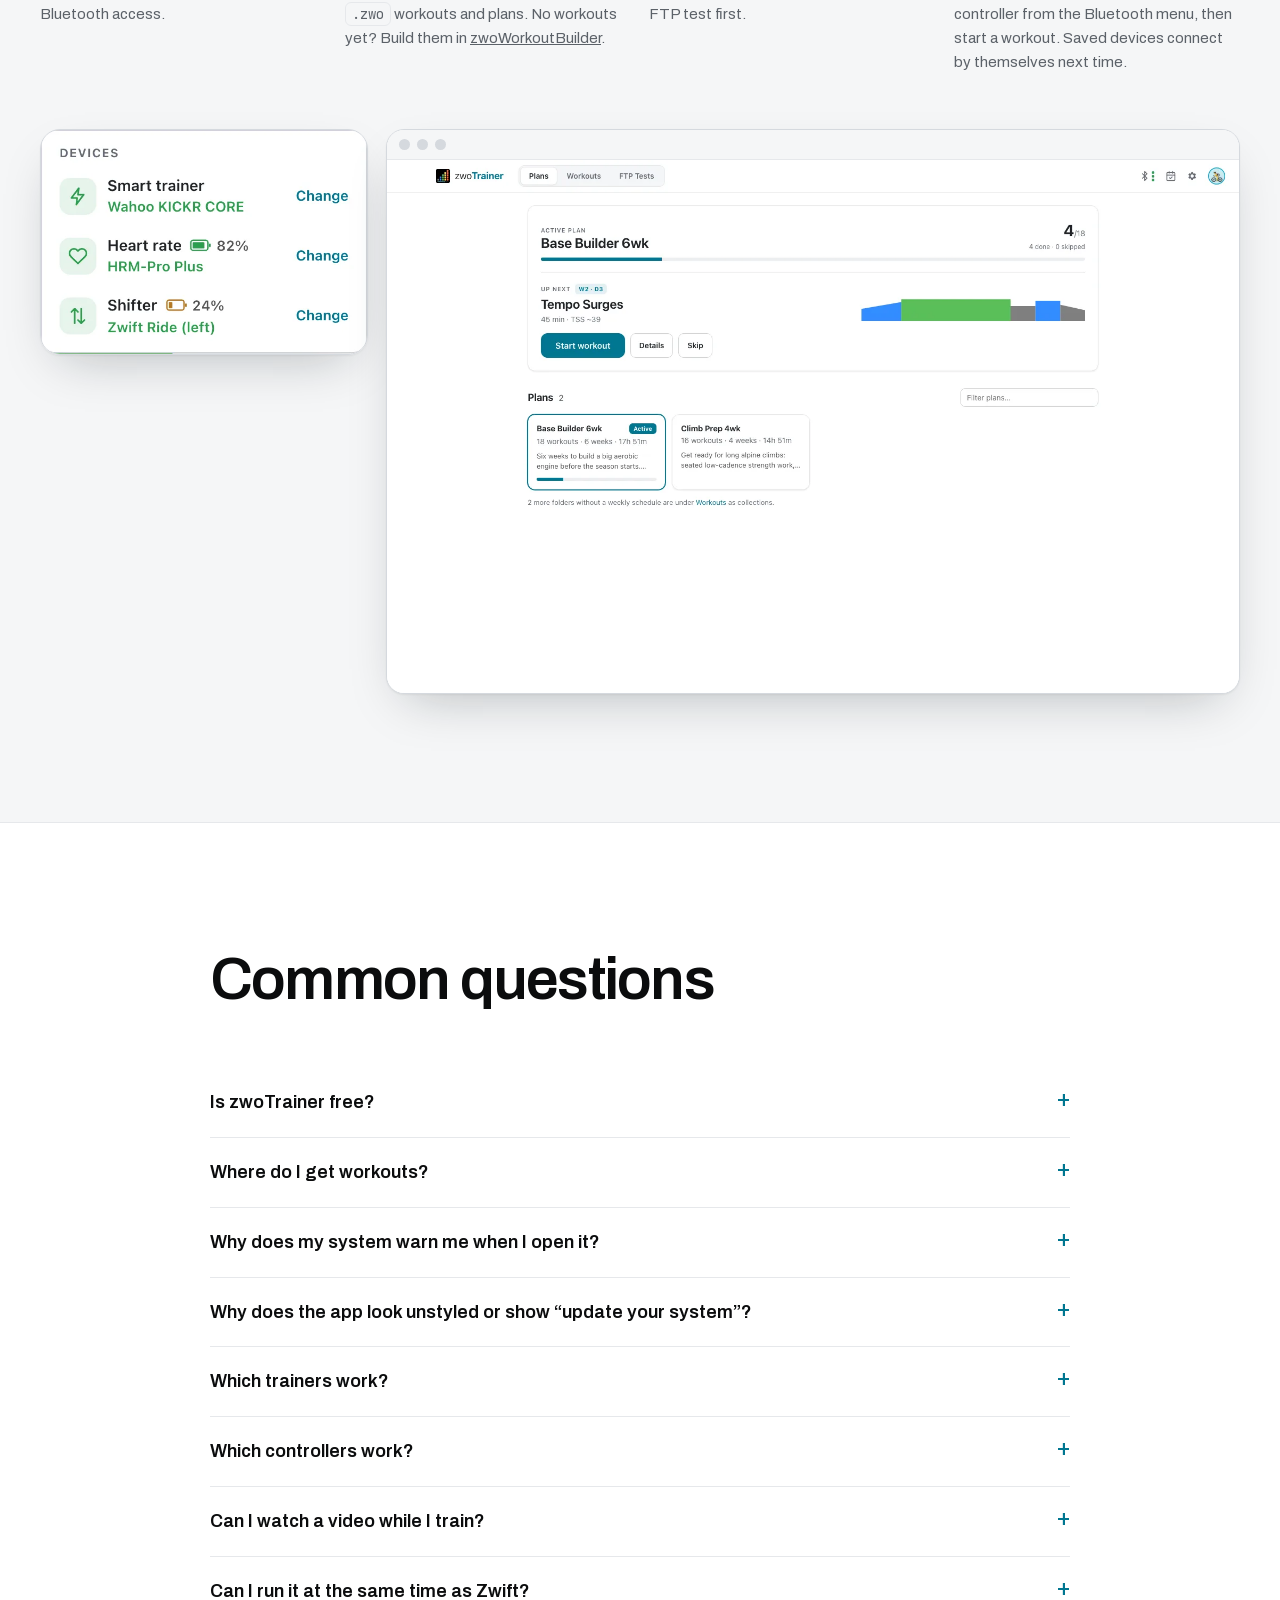
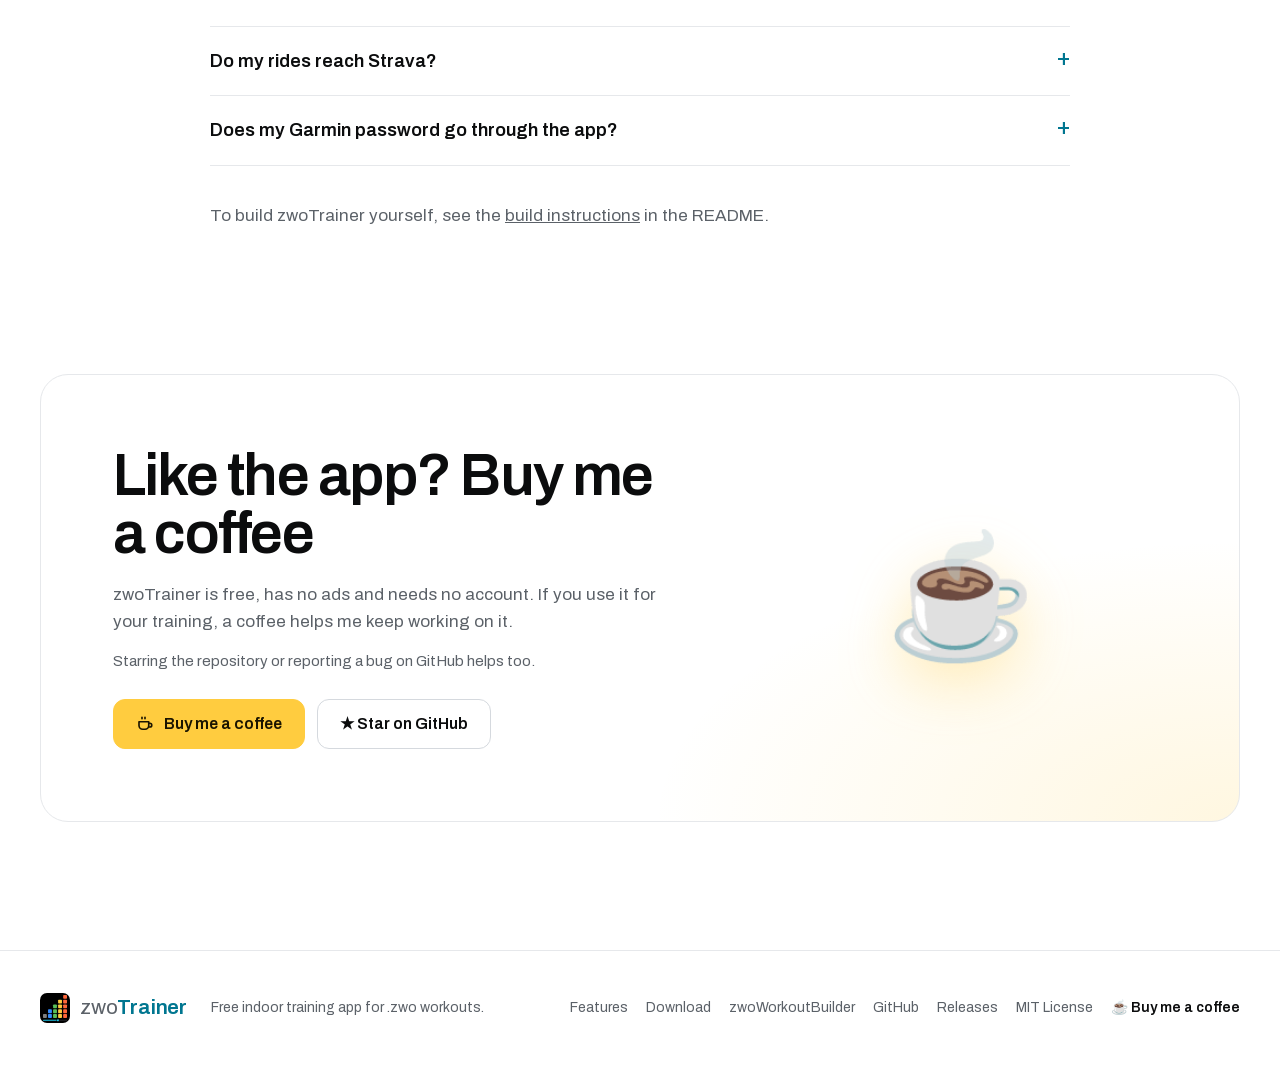
<file: site/download.html>
<!doctype html>
<html lang="en"><head><meta charset="utf-8"><meta name="viewport" content="width=device-width, initial-scale=1, viewport-fit=cover"><meta name="claude:viewport-fit-sides" content="cover"><title>Download zwoTrainer</title><meta name="description" content="zwoTrainer installers for macOS, Windows and Linux."><link rel="icon" href="icon.svg" type="image/svg+xml"><link rel="stylesheet" href="fonts.css"><link rel="stylesheet" href="site.css"><script src="site.js"></script></head>
<body>
<header class="nav"><div class="wrap">
  <a class="brand" href="./"><img src="icon.svg" alt=""><span>zwo<b>Trainer</b></span></a>
  <nav class="nav-links"><a href="features.html">Features</a><a href="download.html" aria-current=page>Download</a><a class="sibling" href="https://steffenr.github.io/zwo-workout-builder/" target="_blank" rel="noopener noreferrer" title="zwoWorkoutBuilder – build Zwift plans and workouts in your browser" aria-label="zwoWorkoutBuilder (opens in a new tab)">zwoWorkoutBuilder</a>
    <a class="ico gh" href="https://github.com/steffenr/zwo-trainer" target="_blank" rel="noopener noreferrer" title="Source code on GitHub" aria-label="Source code on GitHub (opens in a new tab)"><svg viewBox="0 0 20 20" aria-hidden="true"><path fill="currentColor" fill-rule="evenodd" transform="translate(-84 -7399)" d="M94,7399 C99.523,7399 104,7403.59 104,7409.253 C104,7413.782 101.138,7417.624 97.167,7418.981 C96.66,7419.082 96.48,7418.762 96.48,7418.489 C96.48,7418.151 96.492,7417.047 96.492,7415.675 C96.492,7414.719 96.172,7414.095 95.813,7413.777 C98.04,7413.523 100.38,7412.656 100.38,7408.718 C100.38,7407.598 99.992,7406.684 99.35,7405.966 C99.454,7405.707 99.797,7404.664 99.252,7403.252 C99.252,7403.252 98.414,7402.977 96.505,7404.303 C95.706,7404.076 94.85,7403.962 94,7403.958 C93.15,7403.962 92.295,7404.076 91.497,7404.303 C89.586,7402.977 88.746,7403.252 88.746,7403.252 C88.203,7404.664 88.546,7405.707 88.649,7405.966 C88.01,7406.684 87.619,7407.598 87.619,7408.718 C87.619,7412.646 89.954,7413.526 92.175,7413.785 C91.889,7414.041 91.63,7414.493 91.54,7415.156 C90.97,7415.418 89.522,7415.871 88.63,7414.304 C88.63,7414.304 88.101,7413.319 87.097,7413.247 C87.097,7413.247 86.122,7413.234 87.029,7413.87 C87.029,7413.87 87.684,7414.185 88.139,7415.37 C88.139,7415.37 88.726,7417.2 91.508,7416.58 C91.513,7417.437 91.522,7418.245 91.522,7418.489 C91.522,7418.76 91.338,7419.077 90.839,7418.982 C86.865,7417.627 84,7413.783 84,7409.253 C84,7403.59 88.478,7399 94,7399"/></svg></a>
    <a class="ico" href="https://buymeacoffee.com/steffenr" target="_blank" rel="noopener noreferrer" title="Buy me a coffee" aria-label="Buy me a coffee (opens in a new tab)"><svg viewBox="0 0 32 32" aria-hidden="true"><path fill="currentColor" d="M9.197 0l-1.619 3.735h-2.407v3.359h0.921l0.943 5.975h-1.473l1.948 10.973 1.249-0.015 1.256 7.973h11.891l0.083-0.531 1.172-7.443 1.188 0.015 1.943-10.973h-1.407l0.937-5.975h1.011v-3.359h-2.557l-1.625-3.735zM9.901 1.073h12.057l1.025 2.375h-14.115zM6.235 4.803h19.525v1.228h-19.525zM6.839 14.136h18.183l-1.568 8.823-7.536-0.079-7.511 0.079z"/></svg></a>
    <button class="theme-btn" type="button" aria-label="Toggle theme"></button>
    <a class="btn primary sm" href="download.html">Get zwoTrainer</a></nav>
</div></header>
<main>
<section class="page-hero"><div class="wrap">
  <span class="eyebrow"><span class="zones" aria-hidden="true"><i></i><i></i><i></i><i></i><i></i></span> Download</span>
  <h1 class="display">Download zwoTrainer</h1>
  <p class="lead">Installers for macOS, Windows and Linux are attached to each GitHub release. The buttons below open the latest one.</p>
</div></section>

<section class="block" style="padding-top:clamp(48px,6vw,80px)"><div class="wrap">
  <h2 class="sr-only">Installers</h2>
  <div class="platforms">
    <div class="plat rv featured"><div class="ic"><svg viewBox="0 0 24 24" fill="currentColor"><path d="M16.4 12.6c0-2.5 2-3.6 2.1-3.7-1.2-1.7-3-1.9-3.6-2-1.5-.2-3 .9-3.8.9-.8 0-2-.9-3.3-.8-1.7 0-3.3 1-4.1 2.5-1.8 3.1-.5 7.6 1.3 10.1.8 1.2 1.8 2.6 3.1 2.5 1.3 0 1.7-.8 3.3-.8 1.5 0 1.9.8 3.3.8 1.4 0 2.2-1.2 3-2.4.9-1.4 1.3-2.7 1.3-2.8-.1 0-2.6-1-2.6-4.3zM14 5.2c.7-.8 1.2-2 1-3.2-1 0-2.3.7-3 1.5-.7.8-1.2 2-1.1 3.1 1.2.1 2.3-.6 3.1-1.4z"/></svg></div><span class="tag">Main platform</span><h3>macOS</h3>
  <ul class="files"><li>zwoTrainer_&lt;version&gt;_aarch64.dmg · Apple silicon</li><li>zwoTrainer_&lt;version&gt;_x64.dmg · Intel</li></ul><p class="muted" style="margin:0;font-size:15px">macOS 13 or later with Safari 17 or newer. On first launch, right-click the app and choose Open, then allow Bluetooth.</p>
  <a class="btn primary" href="https://github.com/steffenr/zwo-trainer/releases/latest"><svg viewBox="0 0 24 24" fill="none" stroke="currentColor" stroke-width="2.2" stroke-linecap="round" stroke-linejoin="round"><path d="M12 4v12M7 11l5 5 5-5M5 20h14"/></svg> Download for macOS</a></div>
    <div class="plat rv"><div class="ic"><svg viewBox="0 0 24 24" fill="currentColor"><path d="M3 5.5 10 4.5v7H3zM11 4.4 21 3v8.5H11zM3 12.5h7v7L3 18.5zM11 12.5h10V21l-10-1.4z"/></svg></div><span class="tag">Windows 10 / 11</span><h3>Windows</h3>
  <ul class="files"><li>zwoTrainer_&lt;version&gt;_x64-setup.exe</li><li>zwoTrainer_&lt;version&gt;_x64_en-US.msi</li></ul><p class="muted" style="margin:0;font-size:15px">If SmartScreen warns, choose More info → Run anyway. Turn Bluetooth on; no pairing needed. WebView2 updates itself.</p>
  <a class="btn" href="https://github.com/steffenr/zwo-trainer/releases/latest"><svg viewBox="0 0 24 24" fill="none" stroke="currentColor" stroke-width="2.2" stroke-linecap="round" stroke-linejoin="round"><path d="M12 4v12M7 11l5 5 5-5M5 20h14"/></svg> Download for Windows</a></div>
    <div class="plat rv"><div class="ic"><svg viewBox="0 0 24 24" fill="none" stroke="currentColor" stroke-width="2" stroke-linecap="round" stroke-linejoin="round"><rect x="3" y="4" width="18" height="16" rx="2"/><path d="m7 9 3 3-3 3M12 15h5"/></svg></div><span class="tag">x64</span><h3>Linux</h3>
  <ul class="files"><li>zwoTrainer_&lt;version&gt;_amd64.deb</li><li>zwoTrainer-&lt;version&gt;-1.x86_64.rpm</li><li>zwoTrainer_&lt;version&gt;_amd64.AppImage</li></ul><p class="muted" style="margin:0;font-size:15px">Requires BlueZ (bluetoothd) and WebKitGTK 2.42 or newer, as in current Ubuntu, Debian and Fedora. The .deb and .rpm packages install BlueZ as a dependency.</p>
  <a class="btn" href="https://github.com/steffenr/zwo-trainer/releases/latest"><svg viewBox="0 0 24 24" fill="none" stroke="currentColor" stroke-width="2.2" stroke-linecap="round" stroke-linejoin="round"><path d="M12 4v12M7 11l5 5 5-5M5 20h14"/></svg> Download for Linux</a></div>
  </div>
  <p class="muted" style="margin-top:22px;font-size:14px">zwoTrainer is developed and used on macOS. The Windows and Linux builds share the same code and are tested on every push, but have seen less real-world riding. Please report problems on <a href="https://github.com/steffenr/zwo-trainer/issues">GitHub</a>.</p>
</div></section>

<section class="block alt"><div class="wrap">
  <div class="head rv"><h2 class="display">From download to first ride</h2></div>
  <ol class="howto rv" style="padding:0;margin:0">
    <li style="--c:var(--z2)"><h3>Install and open</h3><p>Allow the unsigned app once and grant Bluetooth access.</p></li>
    <li style="--c:var(--z3)"><h3>Choose your folder</h3><p>Select the folder that contains your <code>.zwo</code> workouts and plans. No workouts yet? Build them in <a href="https://steffenr.github.io/zwo-workout-builder/" target="_blank" rel="noopener noreferrer">zwoWorkoutBuilder</a>.</p></li>
    <li style="--c:var(--z4)"><h3>Set up your rider</h3><p>Enter name, FTP and weight, or ride an FTP test first.</p></li>
    <li style="--c:var(--z5)"><h3>Pair and ride</h3><p>Connect trainer, heart-rate strap and controller from the Bluetooth menu, then start a workout. Saved devices connect by themselves next time.</p></li>
  </ol>
  <div class="gs-shots rv"><div class="dialog-shot"><img class="sd" src="img/devices-card-dark.webp" alt="Devices menu with smart trainer, heart rate and shifter, including battery levels" width="600" height="412" loading="lazy"><img class="sl" src="img/devices-card-light.webp" alt="Devices menu with smart trainer, heart rate and shifter, including battery levels" width="600" height="412" loading="lazy"></div><div class="frame"><div class="bar"><i></i><i></i><i></i></div><img class="sd" src="img/home-dark.webp" alt="Home screen with the active plan and the next workout ready to start" width="1600" height="1000" loading="lazy"><img class="sl" src="img/home-light.webp" alt="Home screen with the active plan and the next workout ready to start" width="1600" height="1000" loading="lazy"></div></div>
</div></section>

<section class="block"><div class="wrap" style="max-width:860px">
  <div class="head rv"><h2 class="display">Common questions</h2></div>
  <div class="rv"><details class="faq"><summary>Is zwoTrainer free?</summary><p>Yes. There is no subscription, no account and no ads. The source code is on GitHub.</p></details><details class="faq"><summary>Where do I get workouts?</summary><p>Any Zwift <code>.zwo</code> file works: exported from Zwift, downloaded from a workout site or written by a coach. To use workouts as a plan, put them in a folder and sort them by week and day.</p></details><details class="faq"><summary>Why does my system warn me when I open it?</summary><p>The installers aren't signed with a paid developer certificate. On macOS, right-click the app and choose Open, or use System Settings → Privacy &amp; Security → Open Anyway. On Windows, choose More info → Run anyway.</p></details><details class="faq"><summary>Why does the app look unstyled or show “update your system”?</summary><p>The window is drawn by your system's web engine, and zwoTrainer needs a current one: Safari 17 or newer on macOS (install the Safari updates), a current WebView2 on Windows (it updates itself) and WebKitGTK 2.42 or newer on Linux. With an older engine the app shows a notice asking you to update.</p></details><details class="faq"><summary>Which trainers work?</summary><p>Any Bluetooth smart trainer with FTMS, for example Wahoo KICKR and KICKR Core, Zwift Hub, Tacx, Elite, Saris and JetBlack. Bluetooth power meters and heart-rate straps work too.</p></details><details class="faq"><summary>Which controllers work?</summary><p>Zwift Ride, Zwift Click (v1 and v2) and Zwift Play, plus OpenBikeControl controllers and apps like BikeControl that bridge other controllers. They shift virtual gears, change intensity and skip segments.</p></details><details class="faq"><summary>Can I watch a video while I train?</summary><p>Yes. The compact view shrinks the ride screen into a small window that you can place beside or above any video player. There is no built-in video.</p></details><details class="faq"><summary>Can I run it at the same time as Zwift?</summary><p>No. Most trainers and controllers accept only one Bluetooth connection, so close Zwift and other training apps first.</p></details><details class="faq"><summary>Do my rides reach Strava?</summary><p>Yes, through Garmin Connect. Link Strava to your Garmin account once, and every uploaded ride is forwarded under the workout's name. The ride description doesn't reach Strava.</p></details><details class="faq"><summary>Does my Garmin password go through the app?</summary><p>No. You sign in on Garmin's own page, and zwoTrainer stores only the resulting session token, per rider, on your computer.</p></details></div>
  <p class="muted" style="margin-top:36px">To build zwoTrainer yourself, see the <a href="https://github.com/steffenr/zwo-trainer#build-from-source">build instructions</a> in the README.</p>
</div></section>
<section class="block" id="support" style="padding-top:0">
  <div class="wrap">
    <div class="support rv">
      <div class="support-copy">
        <h2 class="display">Like the app? Buy me a&nbsp;coffee</h2>
        <p>zwoTrainer is free, has no ads and needs no account. If you use it for your training, a coffee helps me keep working on it.</p>
        <p class="small-note">Starring the repository or reporting a bug on GitHub helps too.</p>
        <div class="support-cta">
          <a class="btn bmc" href="https://buymeacoffee.com/steffenr"><svg viewBox="0 0 24 24" fill="none" stroke="currentColor" stroke-width="2.2" stroke-linecap="round" stroke-linejoin="round"><path d="M4 9h13v5a5 5 0 0 1-5 5H9a5 5 0 0 1-5-5z"/><path d="M17 11h1.5a2.5 2.5 0 0 1 0 5H17M8 3v2M12 3v2"/></svg> Buy me a coffee</a>
          <a class="btn" href="https://github.com/steffenr/zwo-trainer">★ Star on GitHub</a>
        </div>
      </div>
      <div class="support-art" aria-hidden="true"><div class="cup">☕</div></div>
    </div>
  </div>
</section>
</main>
<footer><div class="wrap">
  <a class="brand" href="./"><img src="icon.svg" alt=""><span>zwo<b>Trainer</b></span></a>
  <span>Free indoor training app for .zwo workouts.</span>
  <nav><a href="features.html">Features</a><a href="download.html">Download</a><a href="https://steffenr.github.io/zwo-workout-builder/">zwoWorkoutBuilder</a><a href="https://github.com/steffenr/zwo-trainer">GitHub</a><a href="https://github.com/steffenr/zwo-trainer/releases">Releases</a><a href="https://github.com/steffenr/zwo-trainer/blob/develop/LICENSE">MIT License</a><a href="https://buymeacoffee.com/steffenr" class="bmc-link">☕ Buy me a coffee</a></nav>
</div></footer>
</body></html>
</file>
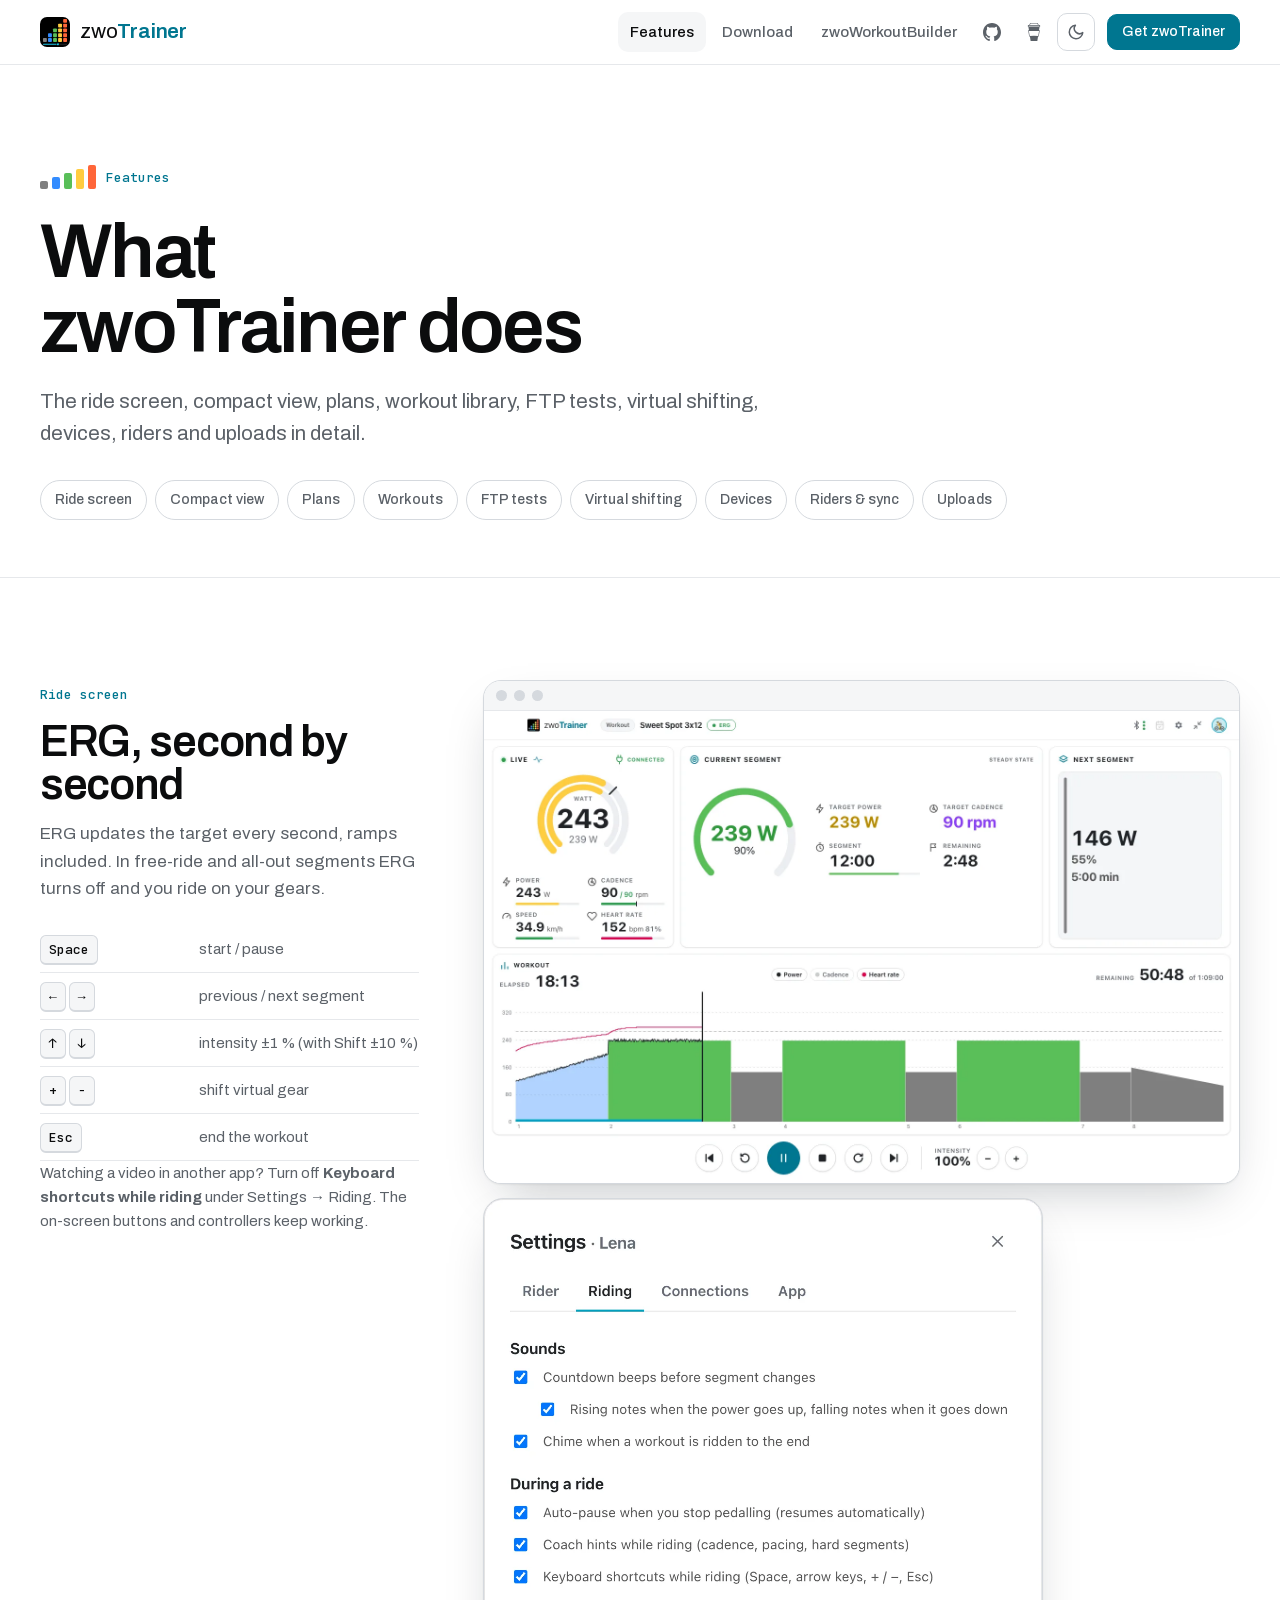
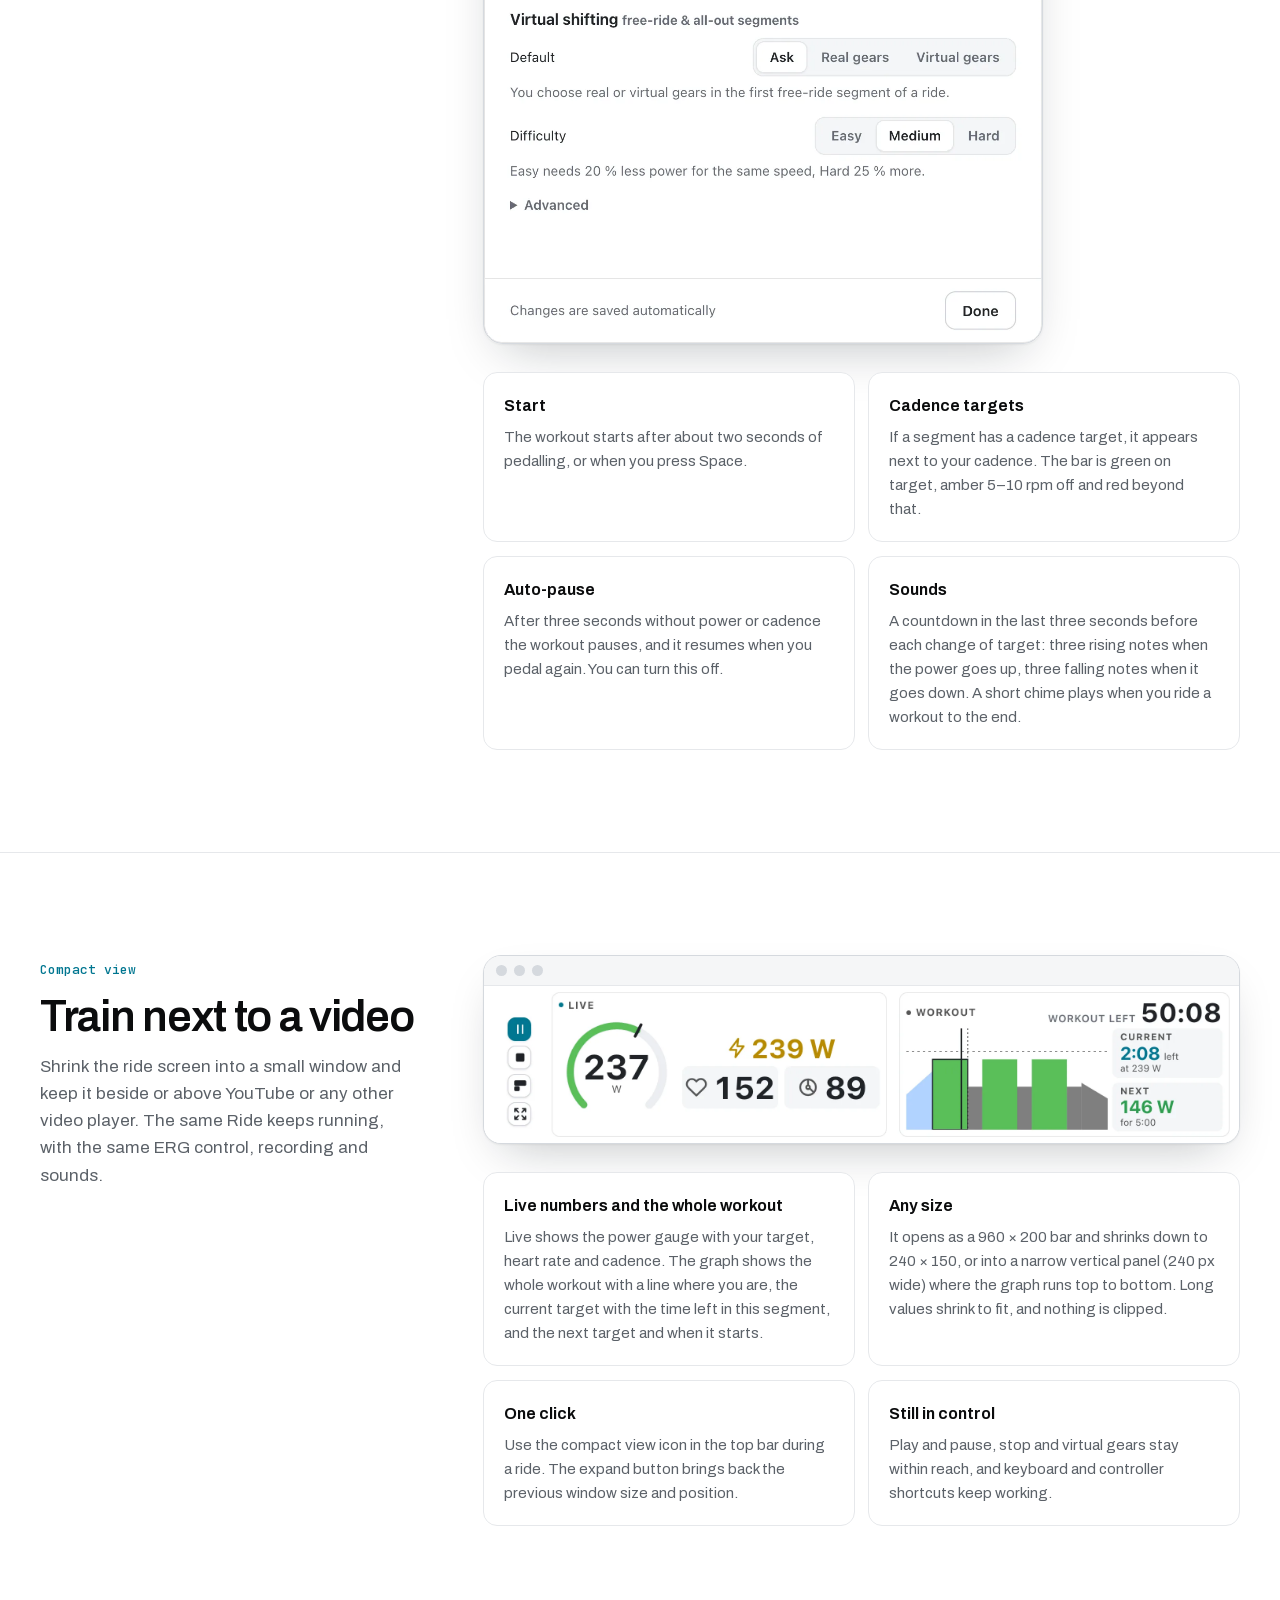
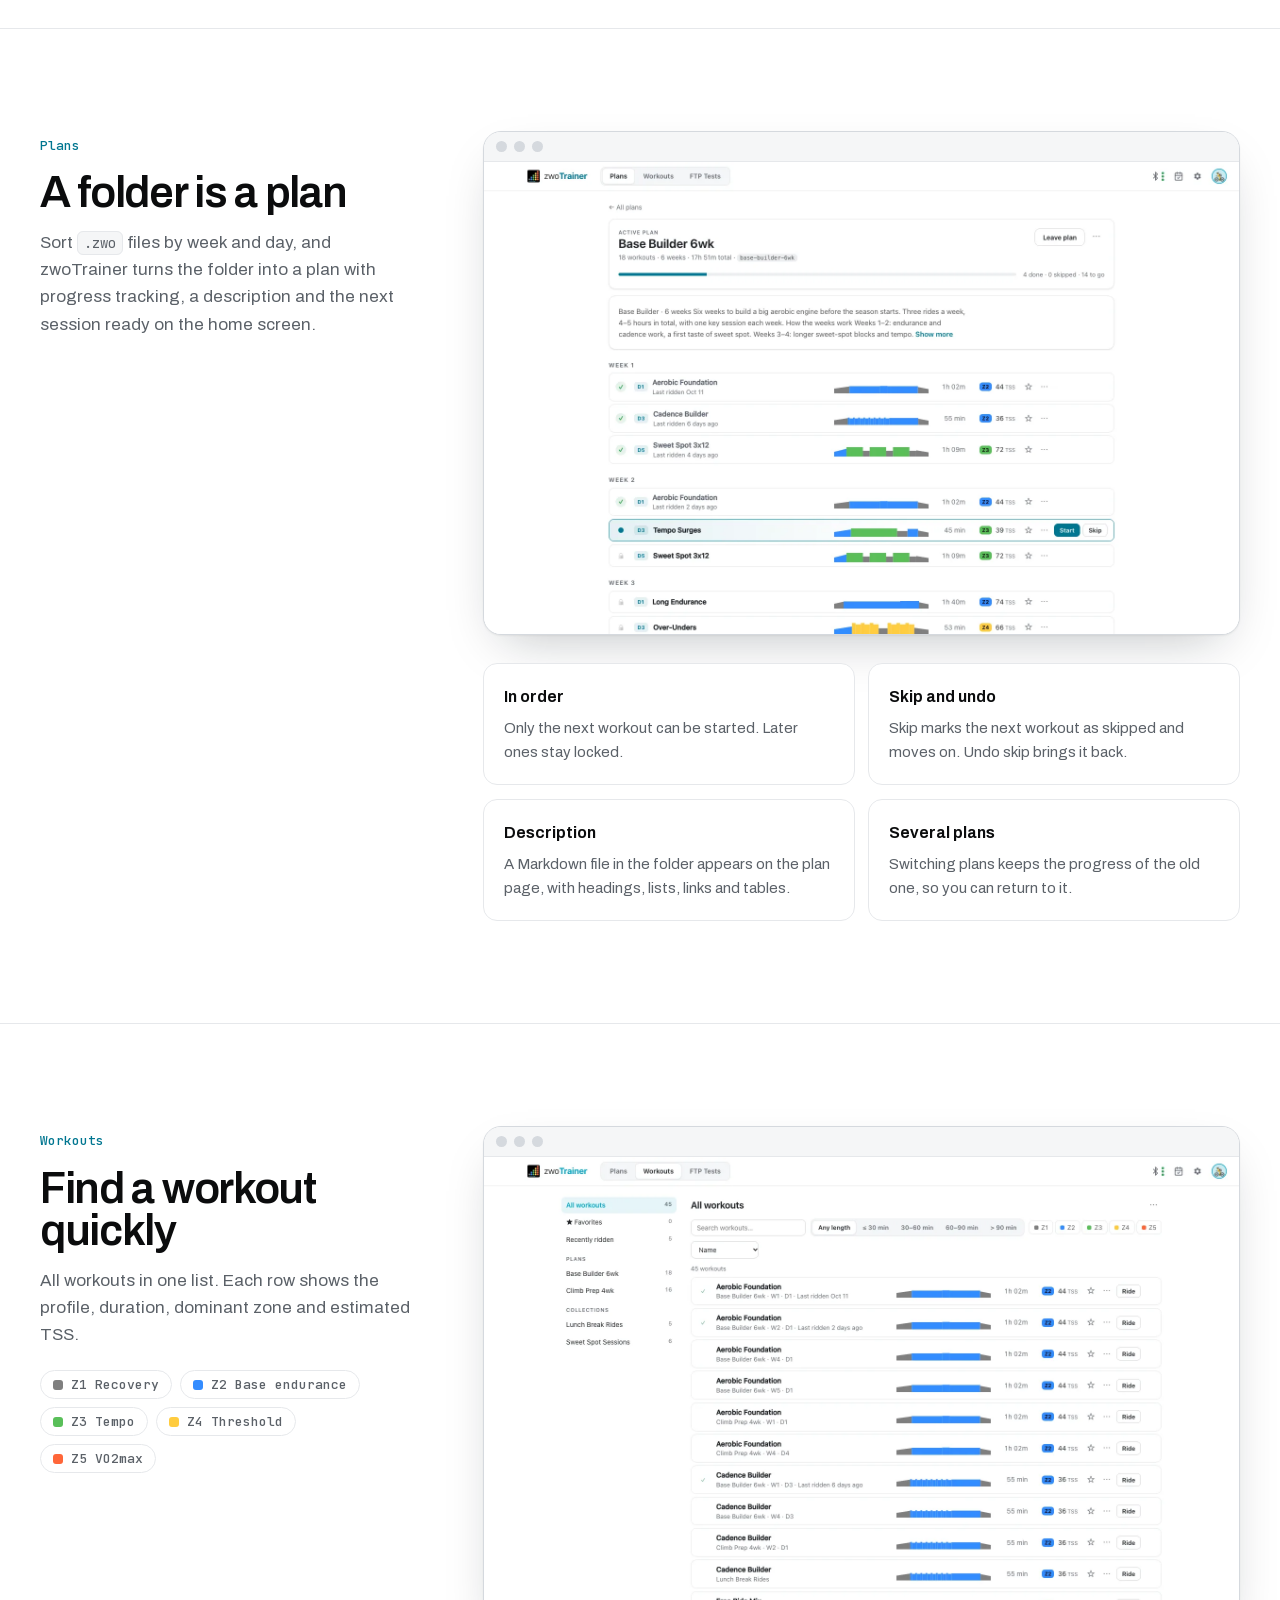
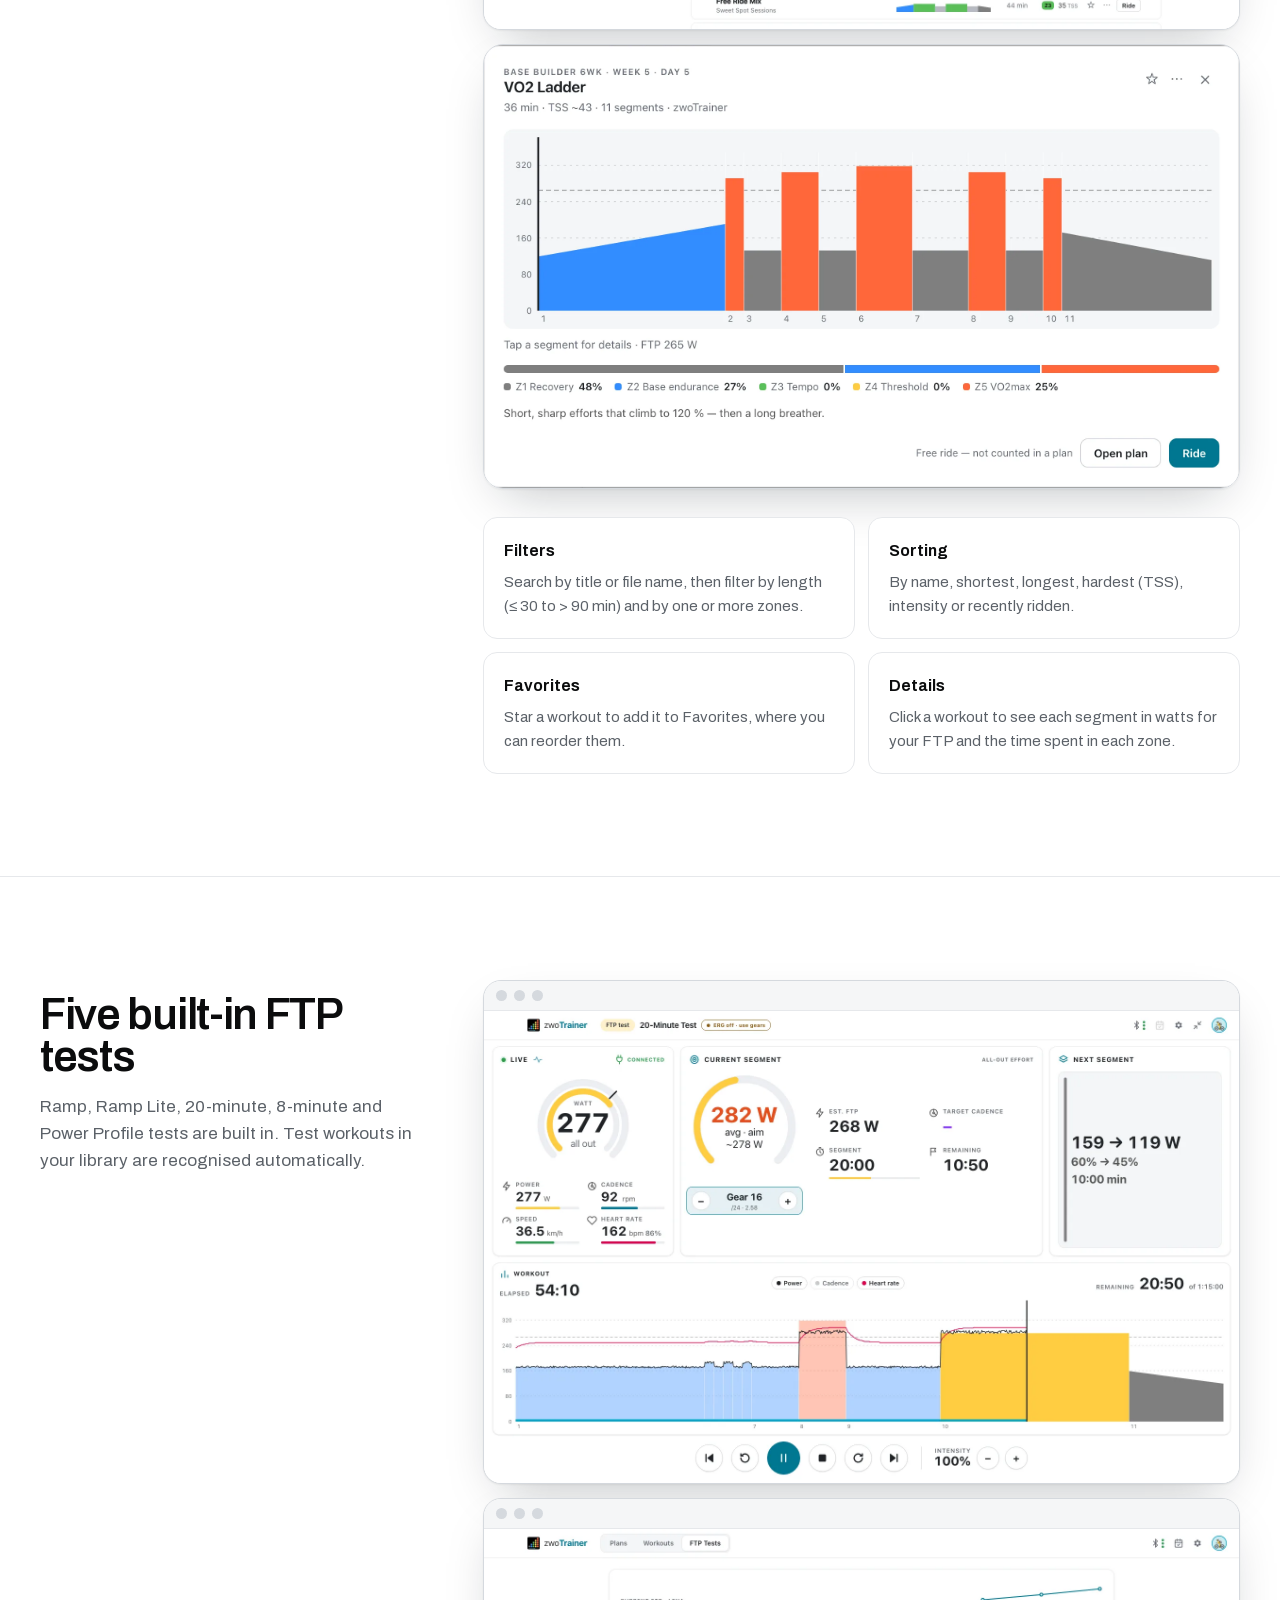
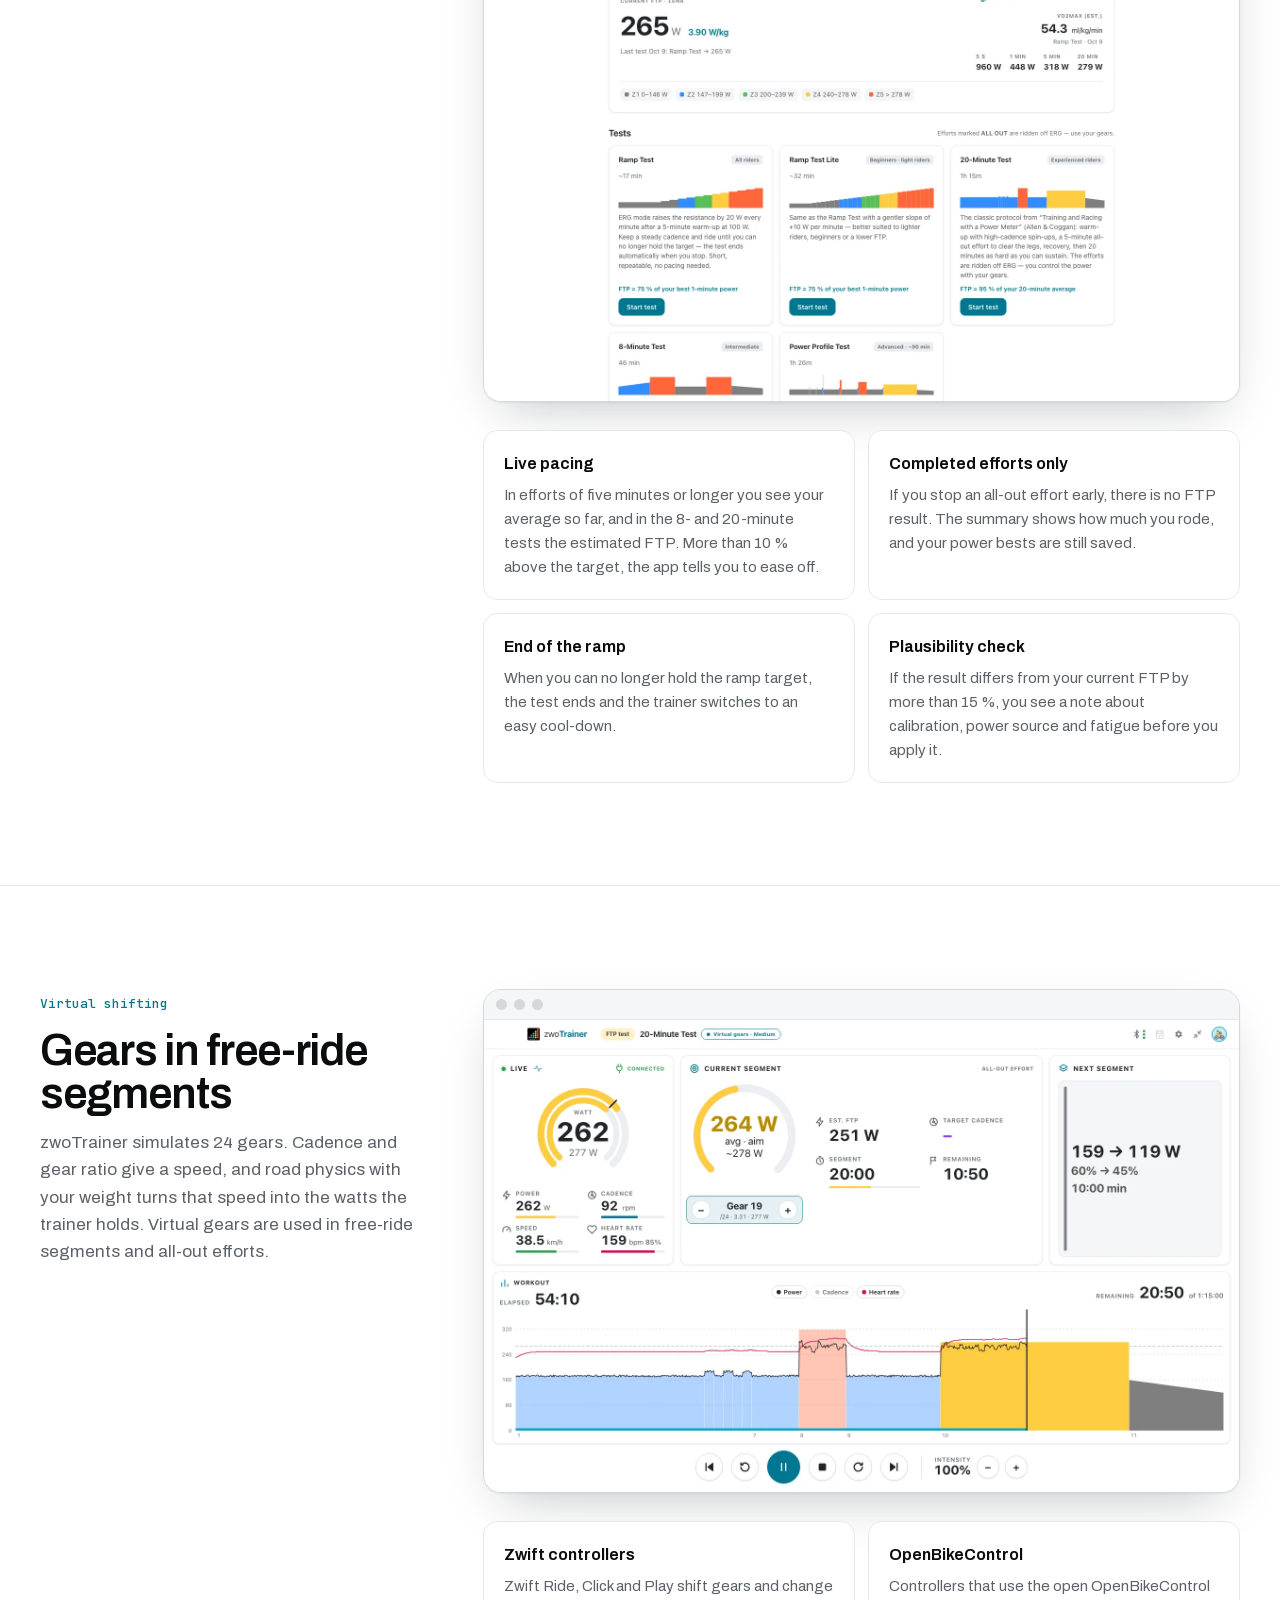
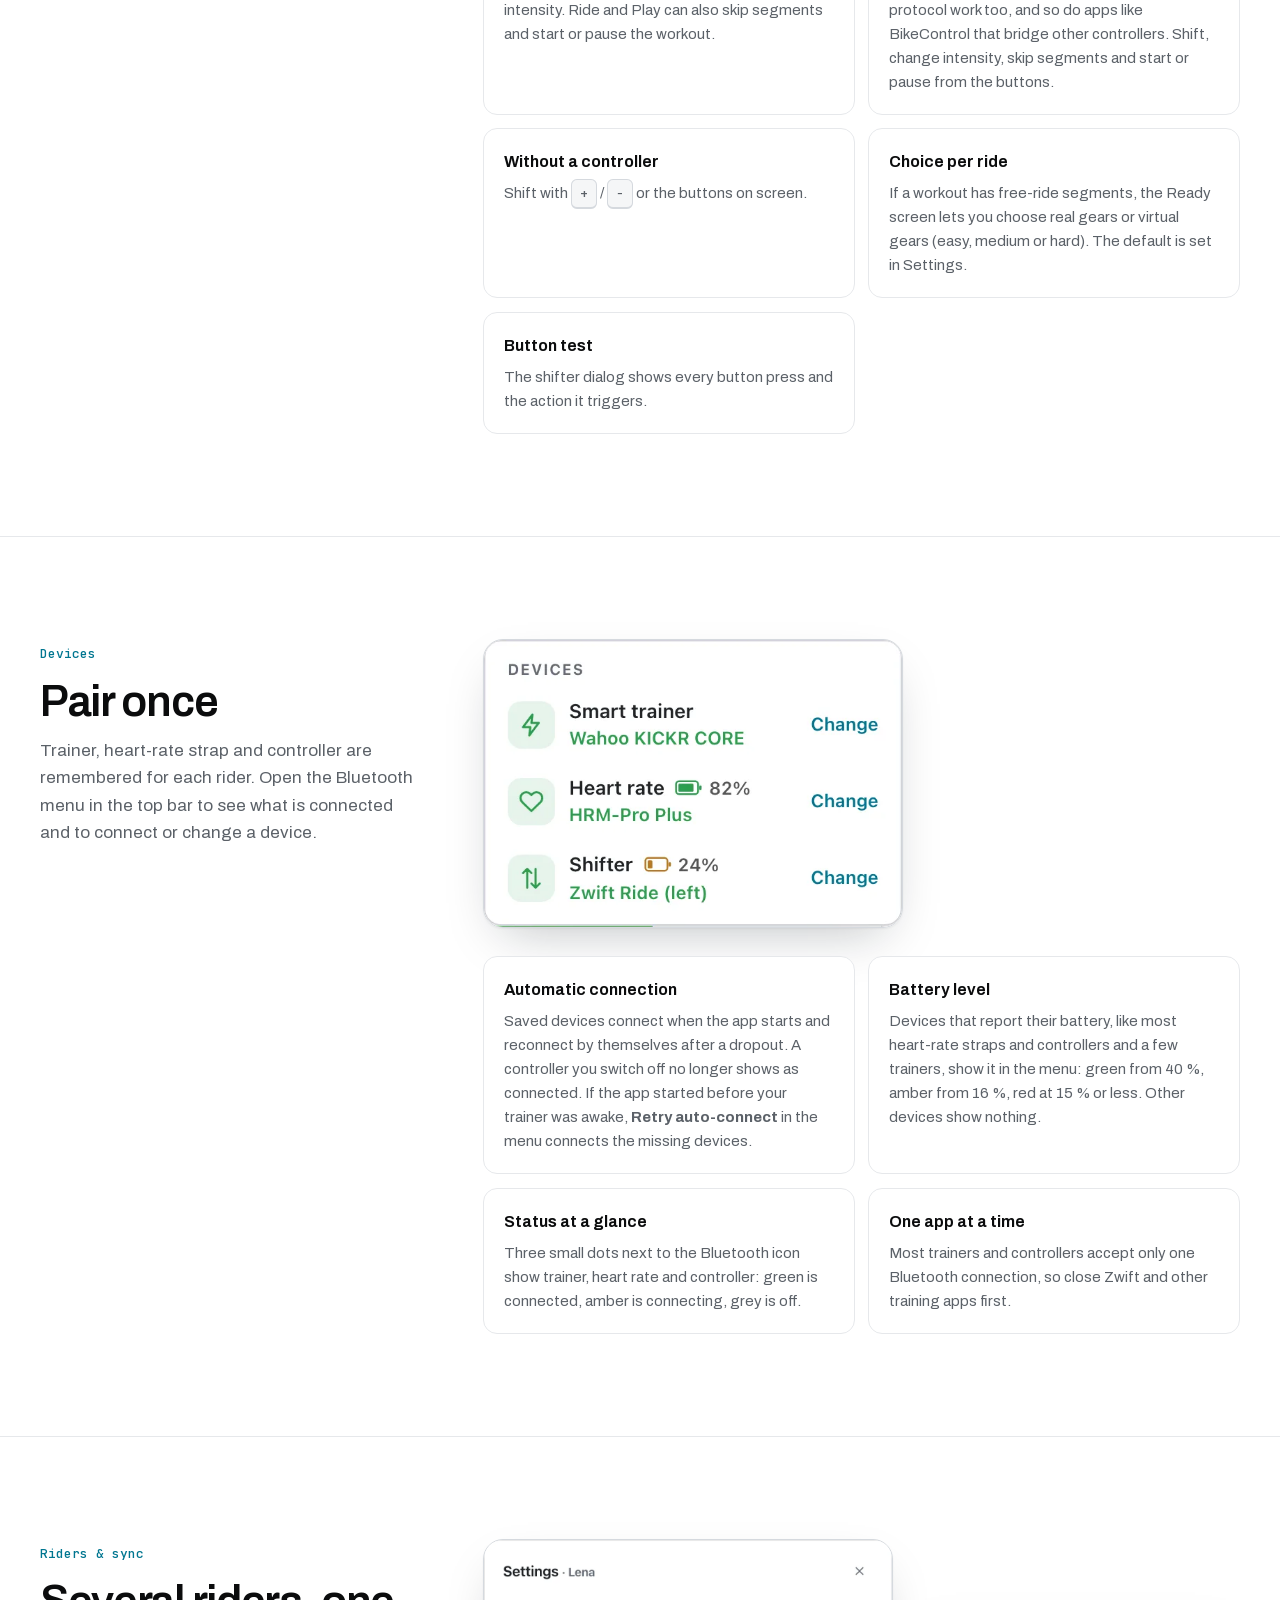
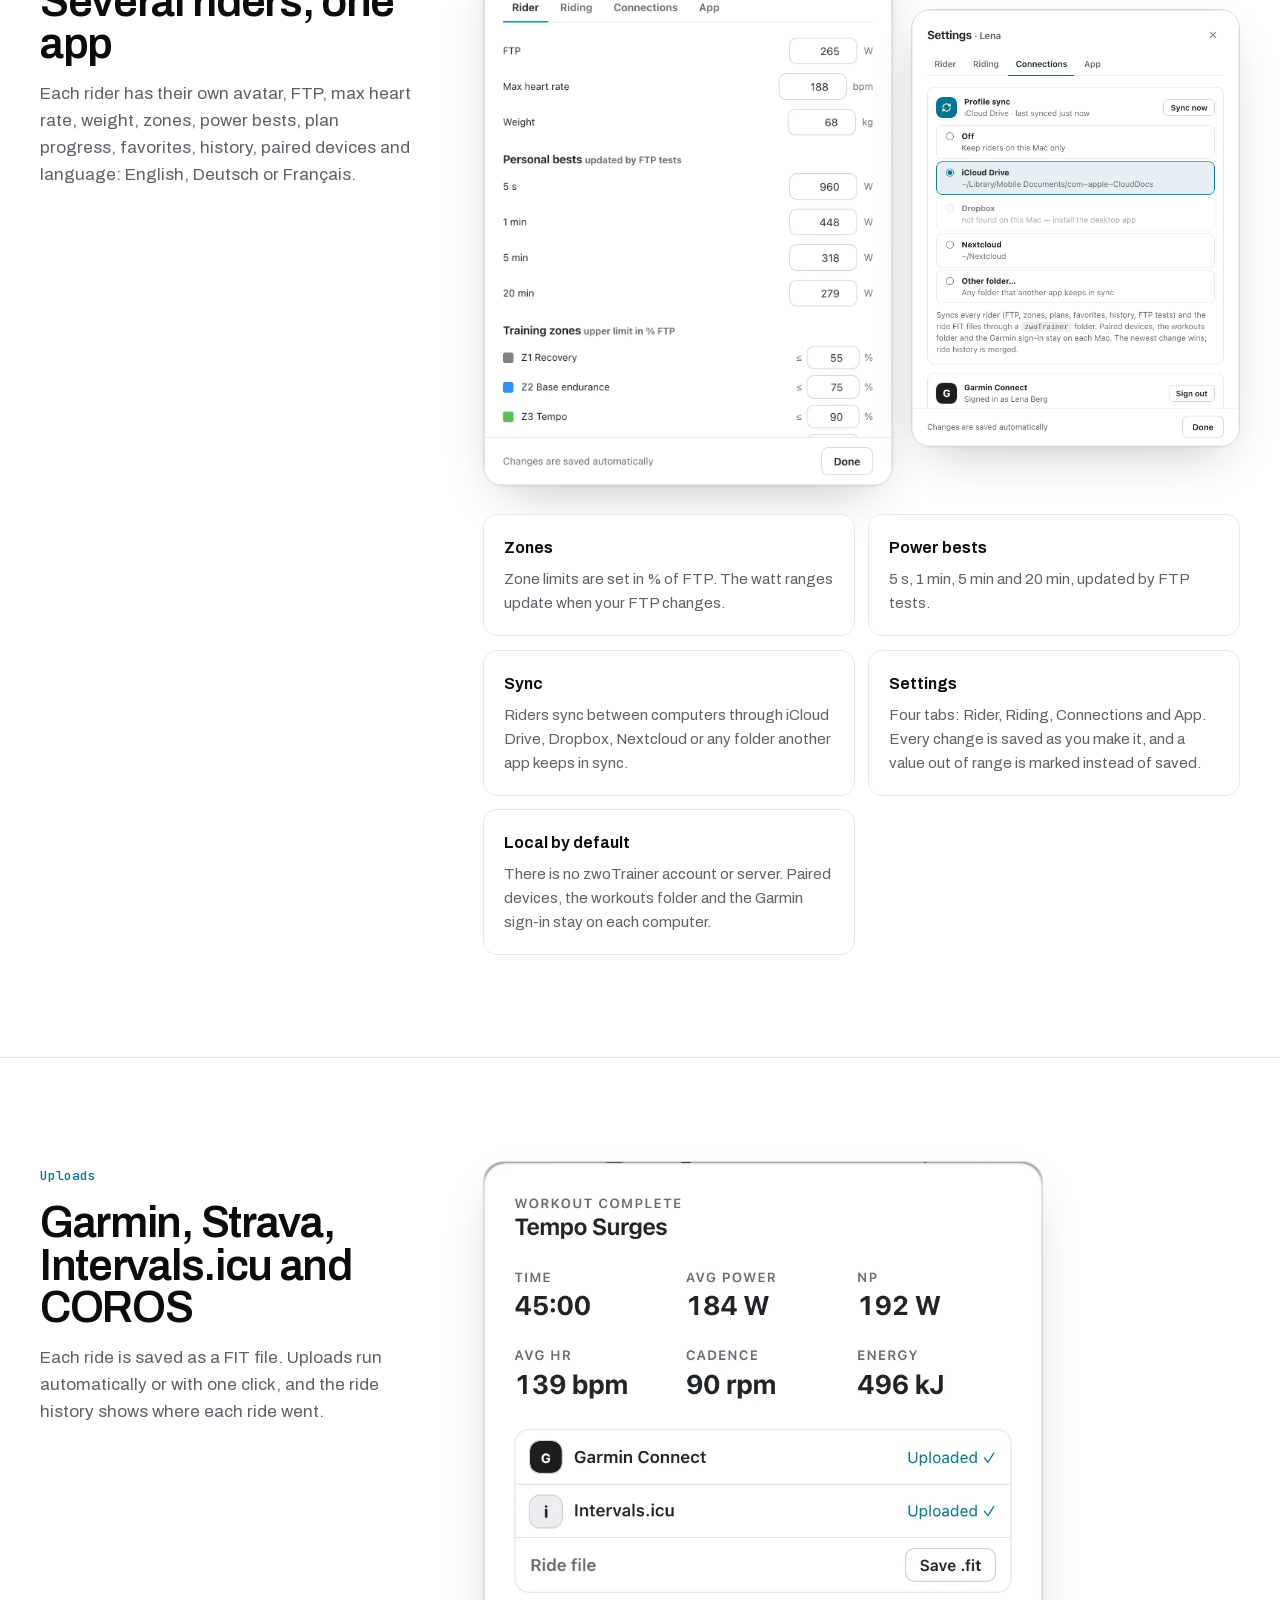
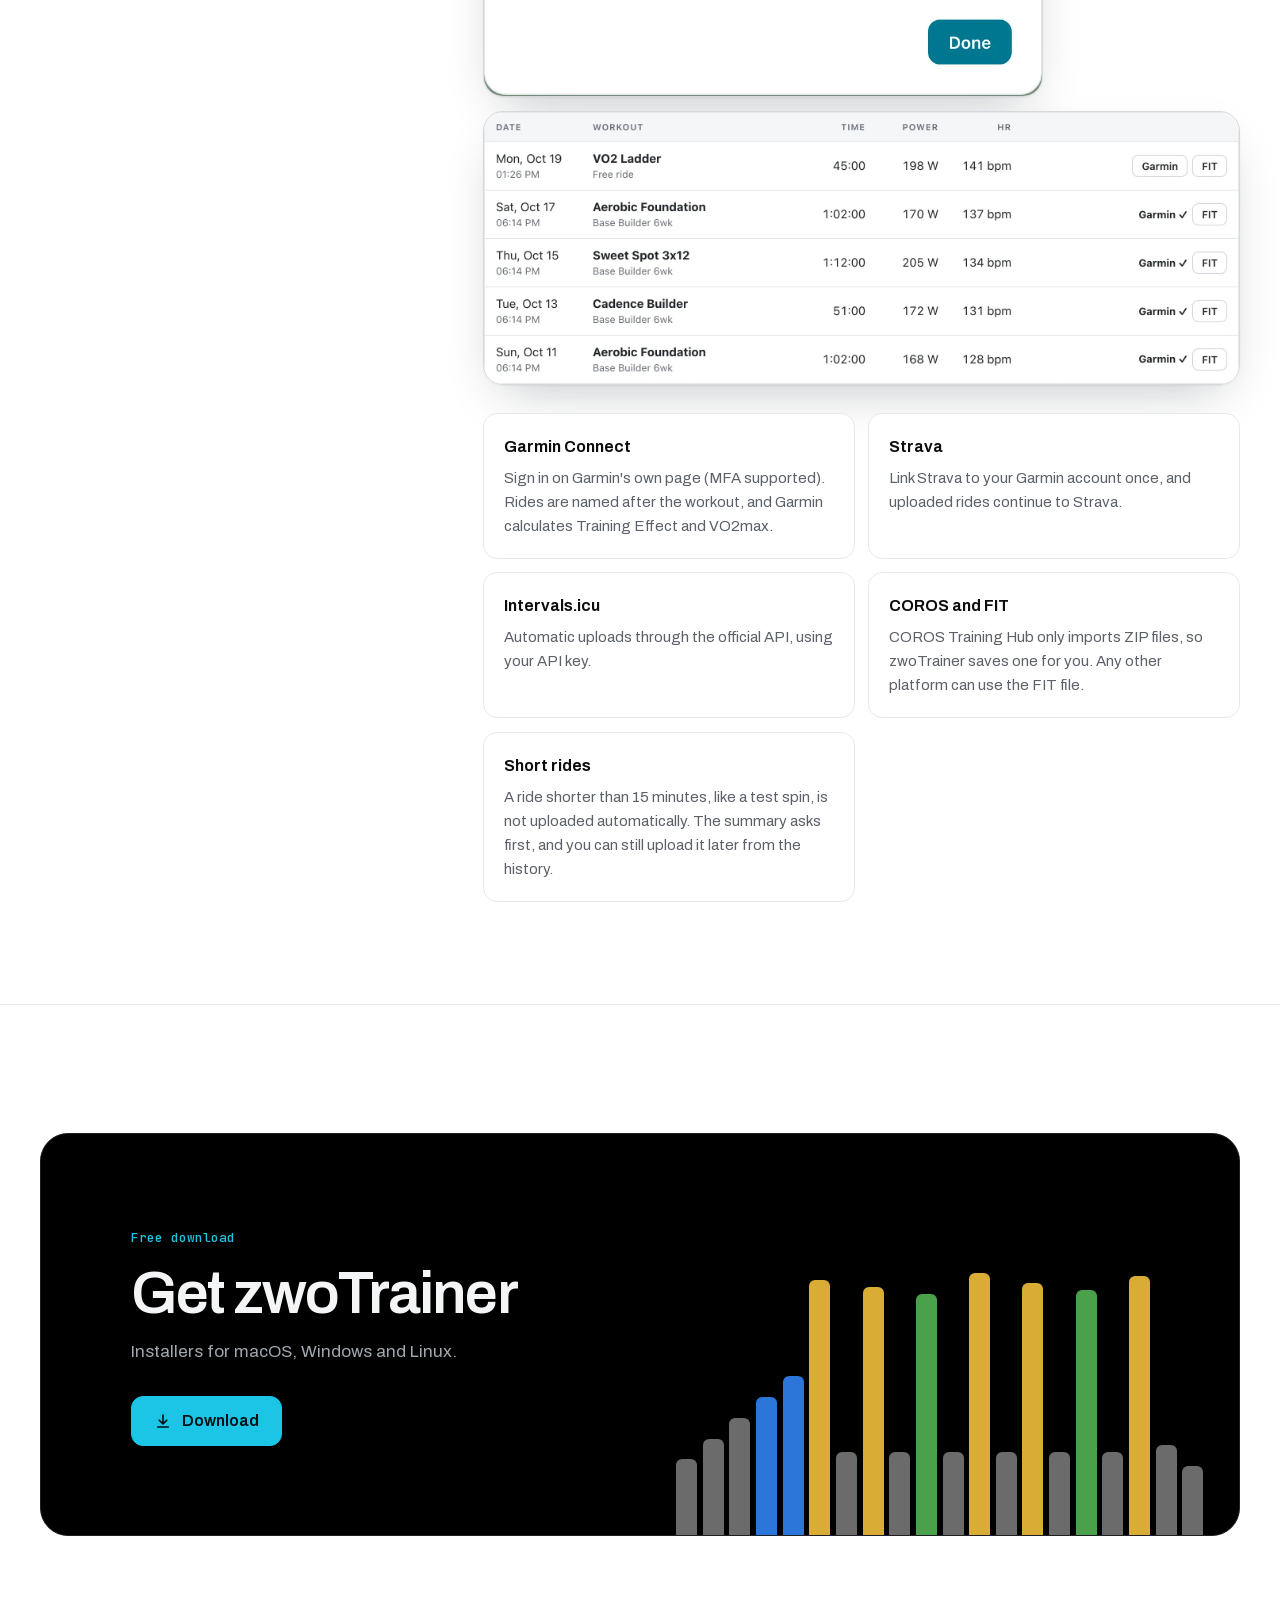
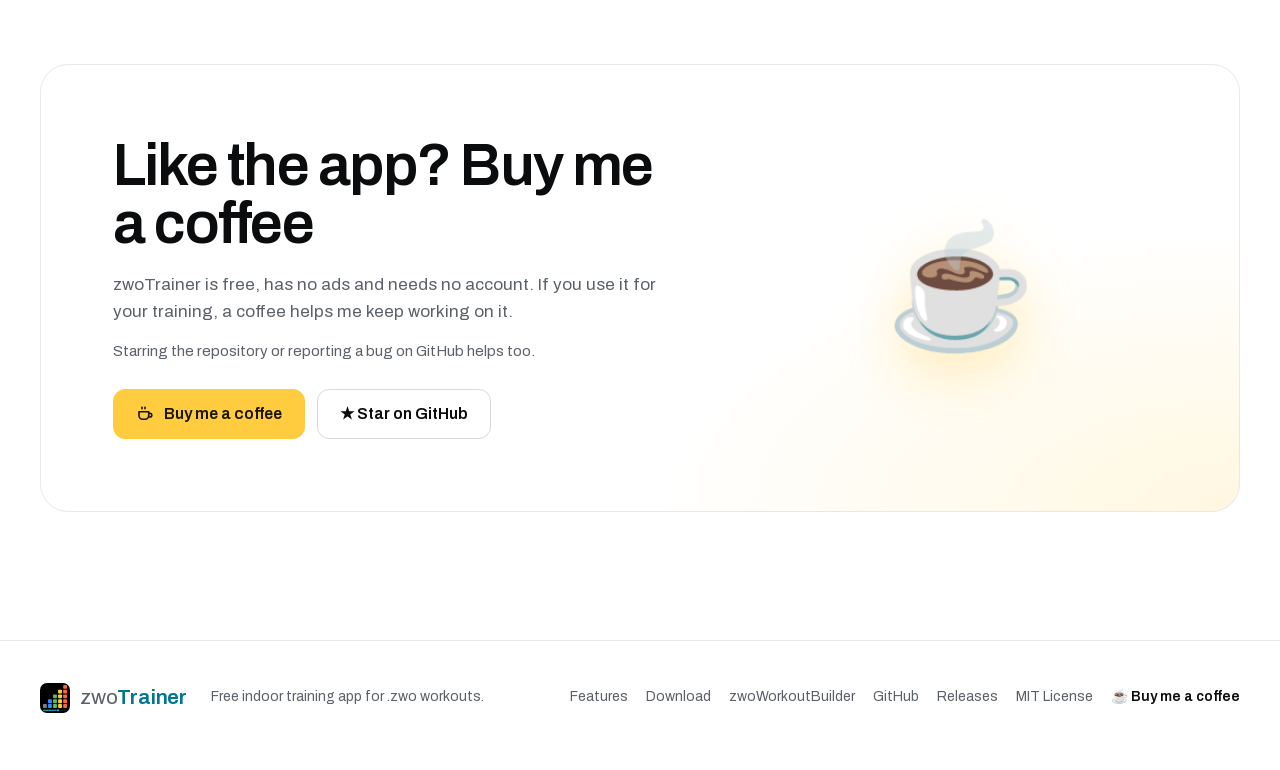
<file: site/features.html>
<!doctype html>
<html lang="en"><head><meta charset="utf-8"><meta name="viewport" content="width=device-width, initial-scale=1, viewport-fit=cover"><meta name="claude:viewport-fit-sides" content="cover"><title>zwoTrainer Features</title><meta name="description" content="Ride screen, compact view, plans, workout library, FTP tests, virtual shifting, devices, riders and uploads in zwoTrainer."><link rel="icon" href="icon.svg" type="image/svg+xml"><link rel="stylesheet" href="fonts.css"><link rel="stylesheet" href="site.css"><script src="site.js"></script></head>
<body>
<header class="nav"><div class="wrap">
  <a class="brand" href="./"><img src="icon.svg" alt=""><span>zwo<b>Trainer</b></span></a>
  <nav class="nav-links"><a href="features.html" aria-current=page>Features</a><a href="download.html">Download</a><a class="sibling" href="https://steffenr.github.io/zwo-workout-builder/" target="_blank" rel="noopener noreferrer" title="zwoWorkoutBuilder – build Zwift plans and workouts in your browser" aria-label="zwoWorkoutBuilder (opens in a new tab)">zwoWorkoutBuilder</a>
    <a class="ico gh" href="https://github.com/steffenr/zwo-trainer" target="_blank" rel="noopener noreferrer" title="Source code on GitHub" aria-label="Source code on GitHub (opens in a new tab)"><svg viewBox="0 0 20 20" aria-hidden="true"><path fill="currentColor" fill-rule="evenodd" transform="translate(-84 -7399)" d="M94,7399 C99.523,7399 104,7403.59 104,7409.253 C104,7413.782 101.138,7417.624 97.167,7418.981 C96.66,7419.082 96.48,7418.762 96.48,7418.489 C96.48,7418.151 96.492,7417.047 96.492,7415.675 C96.492,7414.719 96.172,7414.095 95.813,7413.777 C98.04,7413.523 100.38,7412.656 100.38,7408.718 C100.38,7407.598 99.992,7406.684 99.35,7405.966 C99.454,7405.707 99.797,7404.664 99.252,7403.252 C99.252,7403.252 98.414,7402.977 96.505,7404.303 C95.706,7404.076 94.85,7403.962 94,7403.958 C93.15,7403.962 92.295,7404.076 91.497,7404.303 C89.586,7402.977 88.746,7403.252 88.746,7403.252 C88.203,7404.664 88.546,7405.707 88.649,7405.966 C88.01,7406.684 87.619,7407.598 87.619,7408.718 C87.619,7412.646 89.954,7413.526 92.175,7413.785 C91.889,7414.041 91.63,7414.493 91.54,7415.156 C90.97,7415.418 89.522,7415.871 88.63,7414.304 C88.63,7414.304 88.101,7413.319 87.097,7413.247 C87.097,7413.247 86.122,7413.234 87.029,7413.87 C87.029,7413.87 87.684,7414.185 88.139,7415.37 C88.139,7415.37 88.726,7417.2 91.508,7416.58 C91.513,7417.437 91.522,7418.245 91.522,7418.489 C91.522,7418.76 91.338,7419.077 90.839,7418.982 C86.865,7417.627 84,7413.783 84,7409.253 C84,7403.59 88.478,7399 94,7399"/></svg></a>
    <a class="ico" href="https://buymeacoffee.com/steffenr" target="_blank" rel="noopener noreferrer" title="Buy me a coffee" aria-label="Buy me a coffee (opens in a new tab)"><svg viewBox="0 0 32 32" aria-hidden="true"><path fill="currentColor" d="M9.197 0l-1.619 3.735h-2.407v3.359h0.921l0.943 5.975h-1.473l1.948 10.973 1.249-0.015 1.256 7.973h11.891l0.083-0.531 1.172-7.443 1.188 0.015 1.943-10.973h-1.407l0.937-5.975h1.011v-3.359h-2.557l-1.625-3.735zM9.901 1.073h12.057l1.025 2.375h-14.115zM6.235 4.803h19.525v1.228h-19.525zM6.839 14.136h18.183l-1.568 8.823-7.536-0.079-7.511 0.079z"/></svg></a>
    <button class="theme-btn" type="button" aria-label="Toggle theme"></button>
    <a class="btn primary sm" href="download.html">Get zwoTrainer</a></nav>
</div></header>
<main>
<section class="page-hero"><div class="wrap">
  <span class="eyebrow"><span class="zones" aria-hidden="true"><i></i><i></i><i></i><i></i><i></i></span> Features</span>
  <h1 class="display">What zwoTrainer&nbsp;does</h1>
  <p class="lead">The ride screen, compact view, plans, workout library, FTP tests, virtual shifting, devices, riders and uploads in detail.</p>
  <nav class="toc"><a href="#ride">Ride screen</a><a href="#compact">Compact view</a><a href="#plans">Plans</a><a href="#library">Workouts</a><a href="#ftp">FTP tests</a><a href="#shifting">Virtual shifting</a><a href="#devices">Devices</a><a href="#riders">Riders &amp; sync</a><a href="#uploads">Uploads</a></nav>
</div></section>

<section class="deep" id="ride"><div class="wrap grid">
  <div class="side rv"><span class="eyebrow">Ride screen</span><h2 class="display">ERG, second by second</h2><p>ERG updates the target every second, ramps included. In free-ride and all-out segments ERG turns off and you ride on your gears.</p><table class="keys"><tr><td><kbd>Space</kbd></td><td class="muted">start / pause</td></tr><tr><td><kbd>←</kbd> <kbd>→</kbd></td><td class="muted">previous / next segment</td></tr><tr><td><kbd>↑</kbd> <kbd>↓</kbd></td><td class="muted">intensity ±1 % (with Shift ±10 %)</td></tr><tr><td><kbd>+</kbd> <kbd>−</kbd></td><td class="muted">shift virtual gear</td></tr><tr><td><kbd>Esc</kbd></td><td class="muted">end the workout</td></tr></table><p class="muted" style="font-size:15px">Watching a video in another app? Turn off <b>Keyboard shortcuts while riding</b> under Settings → Riding. The on-screen buttons and controllers keep working.</p></div>
  <div class="rv"><div class="frame"><div class="bar"><i></i><i></i><i></i></div><img class="sd" src="img/ride-dark.webp" alt="Ride screen with live data and workout chart" width="1600" height="1000" loading="lazy"><img class="sl" src="img/ride-light.webp" alt="Ride screen with live data and workout chart" width="1600" height="1000" loading="lazy"></div><div style="height:14px"></div><div style="max-width:560px"><div class="dialog-shot"><img class="sd" src="img/riding-card-dark.webp" alt="Riding settings with sounds, auto-pause, coach hints, keyboard shortcuts and virtual shifting" width="1080" height="1440" loading="lazy"><img class="sl" src="img/riding-card-light.webp" alt="Riding settings with sounds, auto-pause, coach hints, keyboard shortcuts and virtual shifting" width="1080" height="1440" loading="lazy"></div></div><div class="cards"><div class="card"><h3>Start</h3><p>The workout starts after about two seconds of pedalling, or when you press Space.</p></div><div class="card"><h3>Cadence targets</h3><p>If a segment has a cadence target, it appears next to your cadence. The bar is green on target, amber 5–10 rpm off and red beyond that.</p></div><div class="card"><h3>Auto-pause</h3><p>After three seconds without power or cadence the workout pauses, and it resumes when you pedal again. You can turn this off.</p></div><div class="card"><h3>Sounds</h3><p>A countdown in the last three seconds before each change of target: three rising notes when the power goes up, three falling notes when it goes down. A short chime plays when you ride a workout to the end.</p></div></div></div>
</div></section>

<section class="deep" id="compact"><div class="wrap grid">
  <div class="side rv"><span class="eyebrow">Compact view</span><h2 class="display">Train next to a video</h2><p>Shrink the ride screen into a small window and keep it beside or above YouTube or any other video player. The same Ride keeps running, with the same ERG control, recording and sounds.</p></div>
  <div class="rv"><div class="frame"><div class="bar"><i></i><i></i><i></i></div><img class="sd" src="img/compact-dark.webp" alt="Compact view: Live gauge with heart rate and cadence, and the workout graph in a 960 by 200 window" width="1920" height="400" loading="lazy"><img class="sl" src="img/compact-light.webp" alt="Compact view: Live gauge with heart rate and cadence, and the workout graph in a 960 by 200 window" width="1920" height="400" loading="lazy"></div><div class="cards"><div class="card"><h3>Live numbers and the whole workout</h3><p>Live shows the power gauge with your target, heart rate and cadence. The graph shows the whole workout with a line where you are, the current target with the time left in this segment, and the next target and when it starts.</p></div><div class="card"><h3>Any size</h3><p>It opens as a 960 × 200 bar and shrinks down to 240 × 150, or into a narrow vertical panel (240 px wide) where the graph runs top to bottom. Long values shrink to fit, and nothing is clipped.</p></div><div class="card"><h3>One click</h3><p>Use the compact view icon in the top bar during a ride. The expand button brings back the previous window size and position.</p></div><div class="card"><h3>Still in control</h3><p>Play and pause, stop and virtual gears stay within reach, and keyboard and controller shortcuts keep working.</p></div></div></div>
</div></section>

<section class="deep" id="plans"><div class="wrap grid">
  <div class="side rv"><span class="eyebrow">Plans</span><h2 class="display">A folder is a plan</h2><p>Sort <code>.zwo</code> files by week and day, and zwoTrainer turns the folder into a plan with progress tracking, a description and the next session ready on the home screen.</p></div>
  <div class="rv"><div class="frame"><div class="bar"><i></i><i></i><i></i></div><img class="sd" src="img/plan-dark.webp" alt="Plan page with weeks, days and progress" width="1600" height="1000" loading="lazy"><img class="sl" src="img/plan-light.webp" alt="Plan page with weeks, days and progress" width="1600" height="1000" loading="lazy"></div><div class="cards"><div class="card"><h3>In order</h3><p>Only the next workout can be started. Later ones stay locked.</p></div><div class="card"><h3>Skip and undo</h3><p>Skip marks the next workout as skipped and moves on. Undo skip brings it back.</p></div><div class="card"><h3>Description</h3><p>A Markdown file in the folder appears on the plan page, with headings, lists, links and tables.</p></div><div class="card"><h3>Several plans</h3><p>Switching plans keeps the progress of the old one, so you can return to it.</p></div></div></div>
</div></section>

<section class="deep" id="library"><div class="wrap grid">
  <div class="side rv"><span class="eyebrow">Workouts</span><h2 class="display">Find a workout quickly</h2><p>All workouts in one list. Each row shows the profile, duration, dominant zone and estimated TSS.</p><div class="legend"><span style="--c:var(--z1)">Z1 Recovery</span><span style="--c:var(--z2)">Z2 Base endurance</span><span style="--c:var(--z3)">Z3 Tempo</span><span style="--c:var(--z4)">Z4 Threshold</span><span style="--c:var(--z5)">Z5 VO2max</span></div></div>
  <div class="rv"><div class="frame"><div class="bar"><i></i><i></i><i></i></div><img class="sd" src="img/workouts-dark.webp" alt="Workout library with search, length and zone filters; every row shows profile, duration, zone and TSS" width="1600" height="1000" loading="lazy"><img class="sl" src="img/workouts-light.webp" alt="Workout library with search, length and zone filters; every row shows profile, duration, zone and TSS" width="1600" height="1000" loading="lazy"></div><div style="height:14px"></div><div class="dialog-shot"><img class="sd" src="img/preview-card-dark.webp" alt="Workout details with the profile in watts and time in each zone" width="1920" height="1124" loading="lazy"><img class="sl" src="img/preview-card-light.webp" alt="Workout details with the profile in watts and time in each zone" width="1920" height="1124" loading="lazy"></div><div class="cards"><div class="card"><h3>Filters</h3><p>Search by title or file name, then filter by length (≤ 30 to &gt; 90 min) and by one or more zones.</p></div><div class="card"><h3>Sorting</h3><p>By name, shortest, longest, hardest (TSS), intensity or recently ridden.</p></div><div class="card"><h3>Favorites</h3><p>Star a workout to add it to Favorites, where you can reorder them.</p></div><div class="card"><h3>Details</h3><p>Click a workout to see each segment in watts for your FTP and the time spent in each zone.</p></div></div></div>
</div></section>

<section class="deep" id="ftp"><div class="wrap grid">
  <div class="side rv"><h2 class="display">Five built-in FTP tests</h2><p>Ramp, Ramp Lite, 20-minute, 8-minute and Power Profile tests are built in. Test workouts in your library are recognised automatically.</p></div>
  <div class="rv"><div class="frame"><div class="bar"><i></i><i></i><i></i></div><img class="sd" src="img/test-20min-dark.webp" alt="20-minute FTP test with running average, estimated FTP and pacing target" width="1600" height="1000" loading="lazy"><img class="sl" src="img/test-20min-light.webp" alt="20-minute FTP test with running average, estimated FTP and pacing target" width="1600" height="1000" loading="lazy"></div><div style="height:14px"></div><div class="frame"><div class="bar"><i></i><i></i><i></i></div><img class="sd" src="img/tests-dark.webp" alt="FTP tests page with history and FTP trend" width="1600" height="1000" loading="lazy"><img class="sl" src="img/tests-light.webp" alt="FTP tests page with history and FTP trend" width="1600" height="1000" loading="lazy"></div><div class="cards"><div class="card"><h3>Live pacing</h3><p>In efforts of five minutes or longer you see your average so far, and in the 8- and 20-minute tests the estimated FTP. More than 10 % above the target, the app tells you to ease off.</p></div><div class="card"><h3>Completed efforts only</h3><p>If you stop an all-out effort early, there is no FTP result. The summary shows how much you rode, and your power bests are still saved.</p></div><div class="card"><h3>End of the ramp</h3><p>When you can no longer hold the ramp target, the test ends and the trainer switches to an easy cool-down.</p></div><div class="card"><h3>Plausibility check</h3><p>If the result differs from your current FTP by more than 15 %, you see a note about calibration, power source and fatigue before you apply it.</p></div></div></div>
</div></section>

<section class="deep" id="shifting"><div class="wrap grid">
  <div class="side rv"><span class="eyebrow">Virtual shifting</span><h2 class="display">Gears in free-ride segments</h2><p>zwoTrainer simulates 24 gears. Cadence and gear ratio give a speed, and road physics with your weight turns that speed into the watts the trainer holds. Virtual gears are used in free-ride segments and all-out efforts.</p></div>
  <div class="rv"><div class="frame"><div class="bar"><i></i><i></i><i></i></div><img class="sd" src="img/test-20min-vs-dark.webp" alt="All-out effort on virtual gears: gear 20 of 24 with ratio and resulting watts, shift buttons on screen" width="1600" height="1000" loading="lazy"><img class="sl" src="img/test-20min-vs-light.webp" alt="All-out effort on virtual gears: gear 20 of 24 with ratio and resulting watts, shift buttons on screen" width="1600" height="1000" loading="lazy"></div><div class="cards"><div class="card"><h3>Zwift controllers</h3><p>Zwift Ride, Click and Play shift gears and change intensity. Ride and Play can also skip segments and start or pause the workout.</p></div><div class="card"><h3>OpenBikeControl</h3><p>Controllers that use the open OpenBikeControl protocol work too, and so do apps like BikeControl that bridge other controllers. Shift, change intensity, skip segments and start or pause from the buttons.</p></div><div class="card"><h3>Without a controller</h3><p>Shift with <kbd>+</kbd> / <kbd>−</kbd> or the buttons on screen.</p></div><div class="card"><h3>Choice per ride</h3><p>If a workout has free-ride segments, the Ready screen lets you choose real gears or virtual gears (easy, medium or hard). The default is set in Settings.</p></div><div class="card"><h3>Button test</h3><p>The shifter dialog shows every button press and the action it triggers.</p></div></div></div>
</div></section>

<section class="deep" id="devices"><div class="wrap grid">
  <div class="side rv"><span class="eyebrow">Devices</span><h2 class="display">Pair once</h2><p>Trainer, heart-rate strap and controller are remembered for each rider. Open the Bluetooth menu in the top bar to see what is connected and to connect or change a device.</p></div>
  <div class="rv"><div style="max-width:420px"><div class="dialog-shot"><img class="sd" src="img/devices-card-dark.webp" alt="Devices menu with a smart trainer, a heart-rate strap at 82 % battery and a Zwift Ride controller at 24 % battery" width="600" height="412" loading="lazy"><img class="sl" src="img/devices-card-light.webp" alt="Devices menu with a smart trainer, a heart-rate strap at 82 % battery and a Zwift Ride controller at 24 % battery" width="600" height="412" loading="lazy"></div></div><div class="cards"><div class="card"><h3>Automatic connection</h3><p>Saved devices connect when the app starts and reconnect by themselves after a dropout. A controller you switch off no longer shows as connected. If the app started before your trainer was awake, <b>Retry auto-connect</b> in the menu connects the missing devices.</p></div><div class="card"><h3>Battery level</h3><p>Devices that report their battery, like most heart-rate straps and controllers and a few trainers, show it in the menu: green from 40 %, amber from 16 %, red at 15 % or less. Other devices show nothing.</p></div><div class="card"><h3>Status at a glance</h3><p>Three small dots next to the Bluetooth icon show trainer, heart rate and controller: green is connected, amber is connecting, grey is off.</p></div><div class="card"><h3>One app at a time</h3><p>Most trainers and controllers accept only one Bluetooth connection, so close Zwift and other training apps first.</p></div></div></div>
</div></section>

<section class="deep" id="riders"><div class="wrap grid">
  <div class="side rv"><span class="eyebrow">Riders &amp; sync</span><h2 class="display">Several riders, one app</h2><p>Each rider has their own avatar, FTP, max heart rate, weight, zones, power bests, plan progress, favorites, history, paired devices and language: English, Deutsch or Français.</p></div>
  <div class="rv"><div class="duo"><div class="dialog-shot"><img class="sd" src="img/settings-card-dark.webp" alt="Rider settings with FTP, weight, power bests and training zones" width="1080" height="1440" loading="lazy"><img class="sl" src="img/settings-card-light.webp" alt="Rider settings with FTP, weight, power bests and training zones" width="1080" height="1440" loading="lazy"></div><div class="dialog-shot"><img class="sd" src="img/sync-card-dark.webp" alt="Profile sync settings" width="1080" height="1440" loading="lazy"><img class="sl" src="img/sync-card-light.webp" alt="Profile sync settings" width="1080" height="1440" loading="lazy"></div></div><div class="cards"><div class="card"><h3>Zones</h3><p>Zone limits are set in % of FTP. The watt ranges update when your FTP changes.</p></div><div class="card"><h3>Power bests</h3><p>5 s, 1 min, 5 min and 20 min, updated by FTP tests.</p></div><div class="card"><h3>Sync</h3><p>Riders sync between computers through iCloud Drive, Dropbox, Nextcloud or any folder another app keeps in sync.</p></div><div class="card"><h3>Settings</h3><p>Four tabs: Rider, Riding, Connections and App. Every change is saved as you make it, and a value out of range is marked instead of saved.</p></div><div class="card"><h3>Local by default</h3><p>There is no zwoTrainer account or server. Paired devices, the workouts folder and the Garmin sign-in stay on each computer.</p></div></div></div>
</div></section>

<section class="deep" id="uploads"><div class="wrap grid">
  <div class="side rv"><span class="eyebrow">Uploads</span><h2 class="display">Garmin, Strava, Intervals.icu and COROS</h2><p>Each ride is saved as a FIT file. Uploads run automatically or with one click, and the ride history shows where each ride went.</p></div>
  <div class="rv"><div style="max-width:560px"><div class="dialog-shot"><img class="sd" src="img/summary-card-dark.webp" alt="Ride summary with the ride uploaded to Garmin Connect" width="920" height="880" loading="lazy"><img class="sl" src="img/summary-card-light.webp" alt="Ride summary with the ride uploaded to Garmin Connect" width="920" height="880" loading="lazy"></div></div><div style="height:14px"></div><div class="dialog-shot"><img class="sd" src="img/history-card-dark.webp" alt="Ride history with a Garmin check mark for every uploaded ride" width="1904" height="686" loading="lazy"><img class="sl" src="img/history-card-light.webp" alt="Ride history with a Garmin check mark for every uploaded ride" width="1904" height="686" loading="lazy"></div><div class="cards"><div class="card"><h3>Garmin Connect</h3><p>Sign in on Garmin's own page (MFA supported). Rides are named after the workout, and Garmin calculates Training Effect and VO2max.</p></div><div class="card"><h3>Strava</h3><p>Link Strava to your Garmin account once, and uploaded rides continue to Strava.</p></div><div class="card"><h3>Intervals.icu</h3><p>Automatic uploads through the official API, using your API key.</p></div><div class="card"><h3>COROS and FIT</h3><p>COROS Training Hub only imports ZIP files, so zwoTrainer saves one for you. Any other platform can use the FIT file.</p></div><div class="card"><h3>Short rides</h3><p>A ride shorter than 15 minutes, like a test spin, is not uploaded automatically. The summary asks first, and you can still upload it later from the history.</p></div></div></div>
</div></section>

<section class="block"><div class="wrap">
  <div class="final rv"><div class="bars" data-bars="22,28,34,40,46,74,24,72,24,70,24,76,24,73,24,71,24,75,26,20" aria-hidden="true"></div><div class="copy">
    <span class="eyebrow">Free download</span><h2 class="display">Get zwoTrainer</h2><p>Installers for macOS, Windows and Linux.</p>
    <a class="btn primary" href="download.html"><svg viewBox="0 0 24 24" fill="none" stroke="currentColor" stroke-width="2.2" stroke-linecap="round" stroke-linejoin="round"><path d="M12 4v12M7 11l5 5 5-5M5 20h14"/></svg> Download</a></div></div>
</div></section>
<section class="block" id="support" style="padding-top:0">
  <div class="wrap">
    <div class="support rv">
      <div class="support-copy">
        <h2 class="display">Like the app? Buy me a&nbsp;coffee</h2>
        <p>zwoTrainer is free, has no ads and needs no account. If you use it for your training, a coffee helps me keep working on it.</p>
        <p class="small-note">Starring the repository or reporting a bug on GitHub helps too.</p>
        <div class="support-cta">
          <a class="btn bmc" href="https://buymeacoffee.com/steffenr"><svg viewBox="0 0 24 24" fill="none" stroke="currentColor" stroke-width="2.2" stroke-linecap="round" stroke-linejoin="round"><path d="M4 9h13v5a5 5 0 0 1-5 5H9a5 5 0 0 1-5-5z"/><path d="M17 11h1.5a2.5 2.5 0 0 1 0 5H17M8 3v2M12 3v2"/></svg> Buy me a coffee</a>
          <a class="btn" href="https://github.com/steffenr/zwo-trainer">★ Star on GitHub</a>
        </div>
      </div>
      <div class="support-art" aria-hidden="true"><div class="cup">☕</div></div>
    </div>
  </div>
</section>
</main>
<footer><div class="wrap">
  <a class="brand" href="./"><img src="icon.svg" alt=""><span>zwo<b>Trainer</b></span></a>
  <span>Free indoor training app for .zwo workouts.</span>
  <nav><a href="features.html">Features</a><a href="download.html">Download</a><a href="https://steffenr.github.io/zwo-workout-builder/">zwoWorkoutBuilder</a><a href="https://github.com/steffenr/zwo-trainer">GitHub</a><a href="https://github.com/steffenr/zwo-trainer/releases">Releases</a><a href="https://github.com/steffenr/zwo-trainer/blob/develop/LICENSE">MIT License</a><a href="https://buymeacoffee.com/steffenr" class="bmc-link">☕ Buy me a coffee</a></nav>
</div></footer>
</body></html>
</file>
<file: site/fonts.css>
/* Self-hosted webfonts — the same woff2 files Google Fonts serves for
   Archivo (variable, width 62–125 % + weight 300–900) and JetBrains Mono 400–600.
   Vendored so that loading the site never contacts a third party.
   Only the latin and latin-ext subsets are kept; everything else falls back. */

/* latin */
@font-face {
  font-family: 'Archivo';
  font-style: normal;
  font-weight: 300 900;
  font-stretch: 62% 125%;
  font-display: swap;
  src: url(fonts/archivo-300-900-latin.woff2) format('woff2');
  unicode-range: U+0000-00FF, U+0131, U+0152-0153, U+02BB-02BC, U+02C6, U+02DA, U+02DC, U+0304, U+0308, U+0329, U+2000-206F, U+20AC, U+2122, U+2191, U+2193, U+2212, U+2215, U+FEFF, U+FFFD;
}
/* latin-ext */
@font-face {
  font-family: 'Archivo';
  font-style: normal;
  font-weight: 300 900;
  font-stretch: 62% 125%;
  font-display: swap;
  src: url(fonts/archivo-300-900-latin-ext.woff2) format('woff2');
  unicode-range: U+0100-02BA, U+02BD-02C5, U+02C7-02CC, U+02CE-02D7, U+02DD-02FF, U+0304, U+0308, U+0329, U+1D00-1DBF, U+1E00-1E9F, U+1EF2-1EFF, U+2020, U+20A0-20AB, U+20AD-20C4, U+2113, U+2C60-2C7F, U+A720-A7FF;
}
/* latin */
@font-face {
  font-family: 'JetBrains Mono';
  font-style: normal;
  font-weight: 400 600;
  font-display: swap;
  src: url(fonts/jetbrains-mono-latin.woff2) format('woff2');
  unicode-range: U+0000-00FF, U+0131, U+0152-0153, U+02BB-02BC, U+02C6, U+02DA, U+02DC, U+0304, U+0308, U+0329, U+2000-206F, U+20AC, U+2122, U+2191, U+2193, U+2212, U+2215, U+FEFF, U+FFFD;
}
/* latin-ext */
@font-face {
  font-family: 'JetBrains Mono';
  font-style: normal;
  font-weight: 400 600;
  font-display: swap;
  src: url(fonts/jetbrains-mono-latin-ext.woff2) format('woff2');
  unicode-range: U+0100-02BA, U+02BD-02C5, U+02C7-02CC, U+02CE-02D7, U+02DD-02FF, U+0304, U+0308, U+0329, U+1D00-1DBF, U+1E00-1E9F, U+1EF2-1EFF, U+2020, U+20A0-20AB, U+20AD-20C4, U+2113, U+2C60-2C7F, U+A720-A7FF;
}
</file>
<file: site/site.css>
/* zwoTrainer site — shares the app's tokens: pure black / pure white, cyan accent, Zwift zone colours */
:root {
  --bg: #ffffff;
  --bg-2: #f5f6f7;
  --card: #ffffff;
  --line: #e6e8eb;
  --line-2: #d5d9de;
  --text: #0b0c0d;
  --muted: #5b6168;
  --faint: #686e75;
  --accent: #007690;   /* the app's light accent: white on it 5.3:1 */
  --accent-ink: #ffffff;
  --accent-soft: rgba(0, 118, 144, .10);
  --z1: #7f7f7f; --z2: #338cff; --z3: #59bf59; --z4: #ffcc3f; --z5: #ff6639;
  --shadow: 0 1px 2px rgba(0,0,0,.05), 0 20px 50px -20px rgba(10, 20, 30, .28);
  --radius: 18px;
  --display: "Archivo", "Helvetica Neue", Arial, sans-serif;
  --mono: "JetBrains Mono", ui-monospace, "SF Mono", Menlo, monospace;
  --w: 1200px;
  color-scheme: light;
}
@media (prefers-color-scheme: dark) {
  :root:not([data-theme="light"]) {
    --bg: #000000; --bg-2: #0b0c0d; --card: #0e0f10; --line: #1d1f22; --line-2: #2a2d31;
    --text: #f4f5f6; --muted: #a2a8af; --faint: #868c93;
    --accent: #1cc4e6; --accent-ink: #001014; --accent-soft: rgba(28, 196, 230, .12);
    --shadow: 0 0 0 1px rgba(255,255,255,.06), 0 30px 80px -30px rgba(0, 0, 0, .8);
    color-scheme: dark;
  }
}
:root[data-theme="dark"] {
  --bg: #000000; --bg-2: #0b0c0d; --card: #0e0f10; --line: #1d1f22; --line-2: #2a2d31;
  --text: #f4f5f6; --muted: #a2a8af; --faint: #868c93;
  --accent: #1cc4e6; --accent-ink: #001014; --accent-soft: rgba(28, 196, 230, .12);
  --shadow: 0 0 0 1px rgba(255,255,255,.06), 0 30px 80px -30px rgba(0, 0, 0, .8);
  color-scheme: dark;
}

* { box-sizing: border-box; }
html { -webkit-text-size-adjust: 100%; scroll-behavior: smooth; }
body {
  margin: 0; background: var(--bg); color: var(--text);
  font: 400 17px/1.6 var(--display); font-stretch: 100%;
  -webkit-font-smoothing: antialiased; overflow-x: hidden;
}
img { max-width: 100%; height: auto; display: block; }
a { color: inherit; }
.wrap { width: min(var(--w), 100% - 32px); margin-inline: auto; }
.mono { font-family: var(--mono); }
.sr-only { position: absolute; width: 1px; height: 1px; margin: -1px; padding: 0; overflow: hidden; clip-path: inset(50%); white-space: nowrap; border: 0; }
.muted { color: var(--muted); }

/* screenshots follow the site theme */
.sl { display: none; }
@media (prefers-color-scheme: light) { :root:not([data-theme="dark"]) .sd { display: none; } :root:not([data-theme="dark"]) .sl { display: block; } }
:root[data-theme="light"] .sd { display: none; }
:root[data-theme="light"] .sl { display: block; }

/* inverse shots: show the other theme on purpose */
.inv .sd { display: none; } .inv .sl { display: block; }
@media (prefers-color-scheme: light) { :root:not([data-theme="dark"]) .inv .sd { display: block; } :root:not([data-theme="dark"]) .inv .sl { display: none; } }
:root[data-theme="light"] .inv .sd { display: block; }
:root[data-theme="light"] .inv .sl { display: none; }
.caption { margin-top: 12px; font: 500 13px/1.4 var(--mono); color: var(--faint); }

/* ---------- nav ---------- */
.nav { position: sticky; top: 0; z-index: 20; background: color-mix(in srgb, var(--bg) 82%, transparent); backdrop-filter: saturate(1.6) blur(14px); -webkit-backdrop-filter: saturate(1.6) blur(14px); border-bottom: 1px solid var(--line); }
.nav .wrap { display: flex; align-items: center; gap: 28px; height: 64px; }
.brand { display: flex; align-items: center; gap: 10px; text-decoration: none; font-size: 21px; letter-spacing: -.01em; }
.brand img { width: 30px; height: 30px; border-radius: 7px; }
.brand b { color: var(--accent); font-weight: 600; }
.nav-links { display: flex; gap: 4px; margin-left: auto; align-items: center; }
.nav-links a { display: inline-flex; align-items: center; text-decoration: none; color: var(--muted); font-weight: 500; font-size: 15px; padding: 8px 12px; border-radius: 10px; }
.nav-links a:not(.btn):hover, .nav-links a[aria-current="page"] { color: var(--text); background: var(--bg-2); }
.nav-links .btn { margin-left: 8px; }
.nav-links a.ico { width: 38px; height: 38px; padding: 0; justify-content: center; }
.nav-links a.ico svg { width: 18px; height: 18px; flex: none; }
.theme-btn { background: none; border: 1px solid var(--line-2); color: var(--muted); width: 38px; height: 38px; border-radius: 10px; cursor: pointer; display: grid; place-items: center; }
.theme-btn:hover { color: var(--text); }
.theme-btn svg { width: 18px; height: 18px; }
/* the sister-app link needs room: text link from 900 px, then only in the footer */
@media (max-width: 900px) { .nav-links .sibling { display: none; } }
@media (max-width: 720px) {
  .nav .wrap { gap: 10px; }
  .nav-links { gap: 0; }
  .nav-links a:not(.btn) { padding: 8px 6px; font-size: 14px; }
  .nav-links a.ico { width: 32px; height: 32px; padding: 0; }
  .theme-btn { width: 34px; height: 34px; margin-left: 2px; }
  .nav-links .btn { display: none; }
}
@media (max-width: 400px) {
  .nav .wrap { gap: 6px; }
  .brand { font-size: 18px; gap: 8px; }
  .brand img { width: 26px; height: 26px; }
  .nav-links a:not(.btn) { padding: 8px 5px; }
  .nav-links a.ico { width: 30px; }
}
/* smallest phones: GitHub stays in the footer */
@media (max-width: 350px) { .nav-links .gh { display: none; } }

/* ---------- buttons ---------- */
.btn { display: inline-flex; align-items: center; gap: 10px; text-decoration: none; font: 600 16px/1 var(--display); padding: 15px 22px; border-radius: 12px; border: 1px solid var(--line-2); color: var(--text); background: var(--card); white-space: nowrap; }
.btn:hover { border-color: var(--text); }
.btn.primary { background: var(--accent); border-color: var(--accent); color: var(--accent-ink); }
.btn.primary:hover { background: color-mix(in srgb, var(--accent) 88%, var(--text)); }
.btn.sm { padding: 10px 14px; font-size: 14px; border-radius: 10px; }
.btn svg { width: 18px; height: 18px; }

/* ---------- type ---------- */
.eyebrow { font: 500 13px/1 var(--mono); color: var(--accent); display: inline-flex; align-items: center; gap: 10px; }
h1, h2, h3 { font-family: var(--display); margin: 0; letter-spacing: -.02em; }
.display { font-stretch: 100%; font-weight: 600; line-height: .98; }
h1.display { font-size: clamp(44px, 7.4vw, 96px); letter-spacing: -.035em; }
h2.display { font-size: clamp(34px, 4.6vw, 60px); letter-spacing: -.03em; }
h3 { font-size: 22px; font-weight: 700; font-stretch: 105%; }
/* a section heading without a label above it starts flush */
h2.display:first-child { margin-top: 0; }
.lead { font-size: clamp(18px, 1.6vw, 21px); color: var(--muted); max-width: 60ch; }
.hl { color: var(--accent); }

/* zone ribbon — the logo's stepped blocks */
.zones { display: inline-flex; gap: 4px; align-items: flex-end; }
.zones i { width: 8px; border-radius: 2px; display: block; }
.zones i:nth-child(1) { height: 8px; background: var(--z1); }
.zones i:nth-child(2) { height: 12px; background: var(--z2); }
.zones i:nth-child(3) { height: 16px; background: var(--z3); }
.zones i:nth-child(4) { height: 20px; background: var(--z4); }
.zones i:nth-child(5) { height: 24px; background: var(--z5); }

/* ---------- hero ---------- */
.hero { position: relative; padding: clamp(56px, 9vw, 120px) 0 0; overflow: hidden; }
.hero .wrap { position: relative; }
.hero h1 { margin: 22px 0 22px; max-width: 13ch; }
.hero .cta { display: flex; gap: 12px; flex-wrap: wrap; margin-top: 34px; }
.hero .note { margin-top: 16px; font-size: 14px; color: var(--faint); font-family: var(--mono); }
.hero-shot { position: relative; margin-top: clamp(48px, 7vw, 84px); }
.frame { border-radius: var(--radius); overflow: hidden; border: 1px solid var(--line-2); box-shadow: var(--shadow); background: var(--card); }
.frame .bar { height: 30px; display: flex; gap: 7px; align-items: center; padding: 0 12px; border-bottom: 1px solid var(--line); background: var(--bg-2); }
.frame .bar i { width: 11px; height: 11px; border-radius: 50%; background: var(--line-2); }
.hero-shot .frame { transform: perspective(2200px) rotateX(6deg); transform-origin: 50% 0; margin-bottom: -60px; }
.steps-bg { position: absolute; left: -2%; right: -2%; bottom: 20%; height: 70%; display: flex; align-items: flex-end; gap: 1.2%; opacity: .16; filter: blur(.3px); z-index: -1; }
.steps-bg i { flex: 1; border-radius: 6px 6px 0 0; }

/* ---------- stat strip ---------- */
.strip { border-top: 1px solid var(--line); border-bottom: 1px solid var(--line); background: var(--bg); position: relative; z-index: 2; }
.strip .wrap { display: grid; grid-template-columns: repeat(4, 1fr); }
.strip div { padding: 28px 20px; border-left: 1px solid var(--line); }
.strip div:first-child { border-left: 0; padding-left: 0; }
.strip b { display: block; font: 600 clamp(20px, 2vw, 26px)/1.15 var(--display); font-stretch: 100%; letter-spacing: -.02em; }
.strip span { color: var(--muted); font-size: 14px; }
@media (max-width: 820px) { .strip .wrap { grid-template-columns: 1fr 1fr; } .strip div:nth-child(3) { border-left: 0; padding-left: 0; } .strip div:nth-child(n+3) { border-top: 1px solid var(--line); } }

/* ---------- sections ---------- */
section.block { padding: clamp(72px, 10vw, 130px) 0; }
section.block.alt { background: var(--bg-2); border-block: 1px solid var(--line); }
.head { max-width: 760px; margin-bottom: clamp(36px, 5vw, 60px); }
.head h2 { margin: 16px 0 16px; }

.trio { display: grid; grid-template-columns: repeat(3, 1fr); gap: 20px; }
.tile { background: var(--card); border: 1px solid var(--line); border-radius: var(--radius); padding: 26px; display: flex; flex-direction: column; gap: 12px; text-decoration: none; transition: border-color .2s, transform .2s; }
.tile:hover { border-color: var(--line-2); }
.tile .k { font: 500 12px/1 var(--mono); color: var(--faint); }
.tile p { margin: 0; color: var(--muted); font-size: 16px; }
.tile .thumb { margin-top: auto; border-radius: 10px; overflow: hidden; border: 1px solid var(--line); aspect-ratio: 16 / 10; }
.tile .thumb img { width: 175%; max-width: none; }
.tile .thumb.c img { margin-left: -38%; }
@media (max-width: 900px) { .trio { grid-template-columns: 1fr; } }

/* feature rows */
.feature { display: grid; grid-template-columns: 5fr 7fr; gap: clamp(28px, 5vw, 72px); align-items: center; }
.feature + .feature { margin-top: clamp(80px, 11vw, 140px); }
.feature.flip { grid-template-columns: 7fr 5fr; }
.feature.flip .copy { order: 2; }
.feature h2 { margin: 14px 0 18px; }
.feature .copy > p { color: var(--muted); margin: 0 0 22px; }
.ticks { list-style: none; padding: 0; margin: 0; display: grid; gap: 12px; }
.ticks li { position: relative; padding-left: 30px; }
.ticks li::before { content: ""; position: absolute; left: 0; top: .45em; width: 16px; height: 10px; border-radius: 3px; background: linear-gradient(90deg, var(--z2) 0 33%, var(--z3) 33% 66%, var(--z4) 66%); }
.ticks li b { font-weight: 650; }
.shot-stack { position: relative; }
.shot-stack .over { position: absolute; width: 58%; right: -4%; bottom: -14%; }
@media (max-width: 900px) {
  .feature, .feature.flip { grid-template-columns: 1fr; }
  .feature.flip .copy { order: 0; }
  .shot-stack .over { position: relative; width: 80%; right: auto; bottom: auto; margin: -18% 0 0 auto; }
}

/* zone legend */
.legend { display: flex; flex-wrap: wrap; gap: 8px; margin-top: 22px; }
.legend span { display: inline-flex; align-items: center; gap: 8px; padding: 7px 12px; border-radius: 999px; border: 1px solid var(--line); font: 500 13px/1 var(--mono); color: var(--muted); }
.legend span::before { content: ""; width: 10px; height: 10px; border-radius: 3px; background: var(--c); }

/* dialogs cropped from the app */
.dialog-shot { border-radius: 20px; overflow: hidden; box-shadow: var(--shadow); border: 1px solid var(--line-2); }
.duo { display: grid; grid-template-columns: 1fr .8fr; gap: 18px; align-items: start; }
.duo > :last-child { margin-top: 70px; }
@media (max-width: 560px) { .duo { grid-template-columns: 1fr; } .duo > :last-child { margin-top: 0; width: 80%; margin-left: auto; } }

/* download: devices menu next to the home screen */
.gs-shots { display: grid; grid-template-columns: 1fr 2.6fr; gap: 18px; align-items: start; margin-top: 56px; }
@media (max-width: 760px) { .gs-shots { grid-template-columns: 1fr; } .gs-shots .dialog-shot { max-width: 340px; } }
.tile .thumb.mid img { margin-left: -45%; }

/* compatibility grid */
.compat { display: grid; grid-template-columns: repeat(4, 1fr); gap: 1px; background: var(--line); border: 1px solid var(--line); border-radius: var(--radius); overflow: hidden; }
.compat > div { background: var(--card); padding: 26px; }
/* icon inline before the heading, the text below both */
.compat > div { display: grid; grid-template-columns: auto minmax(0, 1fr); column-gap: 10px; align-items: center; align-content: start; }
.compat h3 { font-size: 18px; }
.compat p { grid-column: 1 / -1; margin: 10px 0 0; color: var(--muted); font-size: 15px; }
.compat .ic { display: grid; color: var(--accent); }
.compat .ic svg { width: 22px; height: 22px; }
@media (max-width: 900px) { .compat { grid-template-columns: 1fr 1fr; } }
@media (max-width: 560px) { .compat { grid-template-columns: 1fr; } }

/* honesty block */
.nots { display: flex; flex-wrap: wrap; gap: 10px; margin-top: 26px; }
.nots span { padding: 10px 16px; border-radius: 999px; border: 1px dashed var(--line-2); color: var(--muted); font-size: 15px; text-decoration: line-through; text-decoration-color: var(--z5); text-decoration-thickness: 2px; }

/* big CTA */
/* always dark, so it always uses the dark accent */
.final { --accent: #1cc4e6; --accent-ink: #001014; position: relative; overflow: hidden; border-radius: 28px; padding: clamp(40px, 7vw, 90px); background: #000; color: #f4f5f6; border: 1px solid #1d1f22; }
.final .bars { position: absolute; right: 3%; bottom: 0; width: 44%; height: 86%; display: flex; align-items: flex-end; gap: 6px; opacity: .85; }
.final .bars i { flex: 1; border-radius: 6px 6px 0 0; }
.final .copy { position: relative; max-width: 560px; }
.final h2 { margin: 14px 0 16px; }
.final p { color: #a2a8af; margin: 0 0 30px; }
.final .btn.primary { background: #1cc4e6; border-color: #1cc4e6; color: #001014; }
.final .btn:not(.primary) { background: transparent; color: #f4f5f6; border-color: #2a2d31; }
@media (max-width: 980px) { .final .bars { width: 94%; opacity: .2; } }

/* footer */
footer { border-top: 1px solid var(--line); padding: 40px 0 56px; color: var(--muted); font-size: 14px; }
footer .wrap { display: flex; gap: 24px; align-items: center; flex-wrap: wrap; }
footer nav { display: flex; gap: 18px; margin-left: auto; flex-wrap: wrap; }
footer a { text-decoration: none; }
footer a:hover { color: var(--text); }

/* ---------- inner pages ---------- */
.page-hero { padding: clamp(56px, 8vw, 100px) 0 clamp(36px, 5vw, 56px); border-bottom: 1px solid var(--line); position: relative; overflow: hidden; }
.page-hero .wrap { position: relative; }
.page-hero h1 { font-size: clamp(40px, 6vw, 76px); margin: 18px 0 18px; max-width: 16ch; }
.toc { display: flex; flex-wrap: wrap; gap: 8px; margin-top: 30px; }
.toc a { text-decoration: none; font-size: 14px; font-weight: 500; padding: 8px 14px; border: 1px solid var(--line-2); border-radius: 999px; color: var(--muted); }
.toc a:hover { color: var(--text); border-color: var(--text); }

.deep { padding: clamp(64px, 8vw, 110px) 0; border-bottom: 1px solid var(--line); scroll-margin-top: 64px; }
.deep .grid { display: grid; grid-template-columns: 4fr 8fr; gap: clamp(28px, 5vw, 64px); }
/* the short text column stays in view while the cards and screenshots beside it scroll */
.deep .side { position: sticky; top: 96px; align-self: start; }
.deep .side h2 { font-size: clamp(30px, 3.4vw, 44px); margin: 14px 0 14px; }
.deep .side p { color: var(--muted); margin: 0; }
.cards { display: grid; grid-template-columns: 1fr 1fr; gap: 14px; margin-top: 28px; }
.card { border: 1px solid var(--line); border-radius: 14px; padding: 20px; background: var(--card); }
.card h3 { margin: 0 0 6px; font-size: 16px; font-weight: 650; font-stretch: 100%; letter-spacing: normal; }
.card p { margin: 0; color: var(--muted); font-size: 15px; }
@media (max-width: 900px) { .deep .grid { grid-template-columns: 1fr; } .deep .side { position: static; } }
@media (max-width: 600px) { .cards { grid-template-columns: 1fr; } }

table.keys { width: 100%; border-collapse: collapse; margin-top: 24px; font-size: 15px; }
table.keys td { padding: 11px 0; border-bottom: 1px solid var(--line); vertical-align: top; }
table.keys td:first-child { width: 42%; padding-right: 16px; }
kbd { font: 500 13px/1 var(--mono); padding: 5px 8px; border-radius: 6px; border: 1px solid var(--line-2); border-bottom-width: 2px; background: var(--bg-2); white-space: nowrap; }

/* download */
.platforms { display: grid; grid-template-columns: repeat(3, 1fr); gap: 18px; }
.plat { border: 1px solid var(--line); border-radius: var(--radius); padding: 28px; background: var(--card); display: flex; flex-direction: column; gap: 14px; }
.plat.featured { border-color: var(--accent); box-shadow: 0 0 0 1px var(--accent) inset; }
.plat .ic { width: 46px; height: 46px; display: grid; place-items: center; border-radius: 12px; background: var(--bg-2); border: 1px solid var(--line); }
.plat .ic svg { width: 24px; height: 24px; }
.plat h3 { font-size: 24px; }
.plat .files { font: 13px/1.7 var(--mono); color: var(--muted); margin: 0; padding: 0; list-style: none; }
.plat .btn { margin-top: auto; justify-content: center; }
.plat .tag { font: 500 12px/1 var(--mono); color: var(--accent); }
@media (max-width: 900px) { .platforms { grid-template-columns: 1fr; } }

.howto { counter-reset: s; display: grid; grid-template-columns: repeat(4, 1fr); gap: 18px; }
.howto li { list-style: none; counter-increment: s; border-top: 3px solid var(--c, var(--accent)); padding-top: 18px; }
.howto li::before { content: "0" counter(s); font: 600 13px/1 var(--mono); color: var(--faint); display: block; margin-bottom: 12px; }
.howto h3 { margin: 0 0 6px; font-size: 18px; font-weight: 600; font-stretch: 100%; letter-spacing: normal; }
.howto p { margin: 0; color: var(--muted); font-size: 15px; }
@media (max-width: 900px) { .howto { grid-template-columns: 1fr 1fr; } }
@media (max-width: 560px) { .howto { grid-template-columns: 1fr; } }

details.faq { border-bottom: 1px solid var(--line); padding: 20px 0; }
details.faq summary { cursor: pointer; font-weight: 600; font-size: 18px; list-style: none; display: flex; justify-content: space-between; gap: 20px; }
details.faq summary::-webkit-details-marker { display: none; }
details.faq summary::after { content: "+"; font: 400 24px/1 var(--mono); color: var(--accent); }
details.faq[open] summary::after { content: "–"; }
details.faq p { color: var(--muted); margin: 12px 0 0; max-width: 75ch; }

code { font: 14px var(--mono); background: var(--bg-2); border: 1px solid var(--line); padding: 2px 6px; border-radius: 6px; }

/* ---------- motion ----------
   Same language as the app (DESIGN.md → Motion): 150–500 ms, curve cubic-bezier(.2, .8, .2, 1),
   one play per change, nothing loops except the coffee fuel bar. All of it is off under Reduce motion.
   --i (set in site.js) is an element's place in its group, for staggered entries. */
:root { --ease: cubic-bezier(.2, .8, .2, 1); }
/* reveal on scroll: a short rise, groups of tiles follow one another */
.js .rv { opacity: 0; transform: translateY(14px); transition: opacity .5s var(--ease), transform .5s var(--ease); transition-delay: calc(var(--i, 0) * 70ms); }
.js .rv.in { opacity: 1; transform: none; }
/* hover and press, like the app: 150 ms, buttons press to 98 % */
.nav-links a, .toc a, footer a, .legend span, .theme-btn { transition: color .15s, background-color .15s, border-color .15s; }
.btn { transition: transform .15s var(--ease), background-color .15s, border-color .15s; }
.btn:active { transform: scale(.98); }
.btn svg:last-child:not(:first-child) { transition: transform .15s var(--ease); }
.btn:hover svg:last-child:not(:first-child) { transform: translateX(3px); }
.tile { transition: border-color .2s, box-shadow .2s; }
.tile:hover { box-shadow: var(--shadow); }
/* theme switch: colours cross-fade instead of snapping */
html.theme-anim *, html.theme-anim *::before, html.theme-anim *::after { transition: background-color .25s, border-color .25s, color .25s, fill .25s !important; }

@media (prefers-reduced-motion: no-preference) {
  /* page load: the headline block rises and fades in once;
     the rest of the page is still */
  .hero h1, .page-hero h1 { animation: mo-view .4s var(--ease) both; }
  .hero .lead, .page-hero .lead { animation: mo-view .4s .06s var(--ease) both; }
  .hero .cta, .hero .note, .page-hero .toc { animation: mo-view .4s .12s var(--ease) both; }
  .toc a { animation: mo-settle .3s var(--ease) both; animation-delay: calc(var(--i, 0) * 30ms + .2s); }

  /* inside a revealed block, lists settle in one after another (like the app's workout list);
     the compat grid animates its cells' contents so the grid lines never show through */
  .rv.in .ticks li, .rv.in .cards .card, .rv.in .legend span, .rv.in .nots span, .compat.in > div > *, .howto.in li {
    animation: mo-settle .3s var(--ease) both; animation-delay: calc(var(--i, 0) * 50ms + .15s); }
  /* struck-through "left out" items: the line is drawn after they land */
  .rv.in .nots span { text-decoration-color: transparent; animation-name: mo-settle, mo-strike; animation-duration: .3s, .35s;
    animation-delay: calc(var(--i, 0) * 50ms + .15s), calc(var(--i, 0) * 50ms + .45s); }
  /* the CTA's workout and the download steps' zone lines grow when they come into view */
  .final.in .bars i { transform-origin: 50% 100%; animation: mo-bar .5s var(--ease) both; animation-delay: calc(var(--i, 0) * 30ms + .2s); }
  .howto.in li { border-top-color: transparent; background: linear-gradient(var(--c, var(--accent)), var(--c, var(--accent))) 0 0 / 0 3px no-repeat;
    background-origin: border-box;
    animation-name: mo-settle, mo-line; animation-duration: .3s, .5s; animation-fill-mode: both, forwards; }
  /* FAQ answers fade in when opened; theme icon turns in */
  details.faq[open] p { animation: mo-view .22s ease-out; }
  .theme-btn.swap svg { animation: mo-turn .3s var(--ease); }
}
@keyframes mo-bar { from { transform: scaleY(0); } }
@keyframes mo-view { from { opacity: 0; transform: translateY(6px); } }
@keyframes mo-settle { from { opacity: 0; transform: translateY(6px) scale(.97); } }
@keyframes mo-strike { from { text-decoration-color: transparent; } to { text-decoration-color: var(--z5); } }
@keyframes mo-line { to { background-size: 100% 3px; } }
@keyframes mo-turn { from { opacity: 0; transform: rotate(-60deg) scale(.7); } }
@media (prefers-reduced-motion: reduce) {
  *, *::before, *::after { animation-duration: .01ms !important; animation-iteration-count: 1 !important; animation-delay: 0s !important; transition-duration: .01ms !important; transition-delay: 0s !important; }
  .rv { opacity: 1; transform: none; } html { scroll-behavior: auto; } .hero-shot .frame { transform: none; }
}

/* support / buy me a coffee */
.support { display: grid; grid-template-columns: 1.4fr 1fr; gap: clamp(28px, 5vw, 64px); align-items: center; border: 1px solid var(--line); border-radius: 28px; padding: clamp(32px, 6vw, 72px); background:
  radial-gradient(70% 90% at 100% 100%, color-mix(in srgb, var(--z4) 16%, transparent), transparent 70%), var(--card); }
.support h2 { margin: 14px 0 18px; }
.support p { color: var(--muted); margin: 0 0 14px; max-width: 56ch; }
.support .small-note { font-size: 15px; color: var(--muted); }
.support-cta { display: flex; gap: 12px; flex-wrap: wrap; margin-top: 26px; }
.btn.bmc { background: var(--z4); border-color: var(--z4); color: #1a1400; }
.btn.bmc:hover { background: color-mix(in srgb, var(--z4) 88%, #000); }
.support-art { display: grid; place-items: center; gap: 22px; }
.support-art .cup { font-size: clamp(72px, 10vw, 120px); line-height: 1; filter: drop-shadow(0 18px 30px color-mix(in srgb, var(--z4) 35%, transparent)); }
.fuel { width: min(280px, 100%); display: grid; gap: 8px; }
.fuel span { font: 600 12px/1 var(--mono); letter-spacing: .08em; text-transform: uppercase; color: var(--faint); }
.fuel-bar { height: 12px; border-radius: 999px; background: var(--bg-2); border: 1px solid var(--line); overflow: hidden; }
.fuel-bar i { display: block; height: 100%; width: 18%; border-radius: inherit; background: linear-gradient(90deg, var(--z5), var(--z4)); animation: fuel 3.2s ease-in-out infinite alternate; }
.fuel small { color: var(--z5); font-size: 12px; }
@keyframes fuel { to { width: 34%; } }
@media (prefers-reduced-motion: reduce) { .fuel-bar i { animation: none !important; } }
footer .bmc-link { color: var(--text); font-weight: 600; }
@media (max-width: 820px) { .support { grid-template-columns: 1fr; } .support-art { order: -1; justify-items: start; } }
</file>
<file: ui/css/styles.css>
/* zwoTrainer styles: entry point, linked from index.html. No build step.
   Cascade layers, lowest priority first. A rule in a later layer always beats one in an earlier
   layer, whatever the selector specificity, so a view can restyle a component without tricks:
     tokens      colours, fonts, radius (light + dark)
     base        elements, native form controls, text helpers, shared keyframes
     components  reusable pieces, never tied to one screen (components/*.css)
     views       one file per screen or dialog (views/*.css)
     utilities   [hidden], forced text colours, "Reduce motion"
   Within a layer the import order below decides ties. See DESIGN.md → "CSS structure". */

@layer tokens, base, components, views, utilities;

@import url("tokens.css") layer(tokens);
@import url("base.css") layer(base);

@import url("components/buttons.css") layer(components);
@import url("components/card.css") layer(components);
@import url("components/indicators.css") layer(components);
@import url("components/dialog.css") layer(components);
@import url("components/popover.css") layer(components);
@import url("components/notice.css") layer(components);
@import url("components/list.css") layer(components);
@import url("components/forms.css") layer(components);
@import url("components/avatar.css") layer(components);
@import url("components/charts.css") layer(components);
@import url("components/markdown.css") layer(components);

@import url("views/topbar.css") layer(views);
@import url("views/home.css") layer(views);
@import url("views/library.css") layer(views);
@import url("views/history.css") layer(views);
@import url("views/tests.css") layer(views);
@import url("views/dialogs.css") layer(views);
@import url("views/settings.css") layer(views);
@import url("views/ride.css") layer(views);
@import url("views/compact.css") layer(views);

@import url("utilities.css") layer(utilities);
</file>
